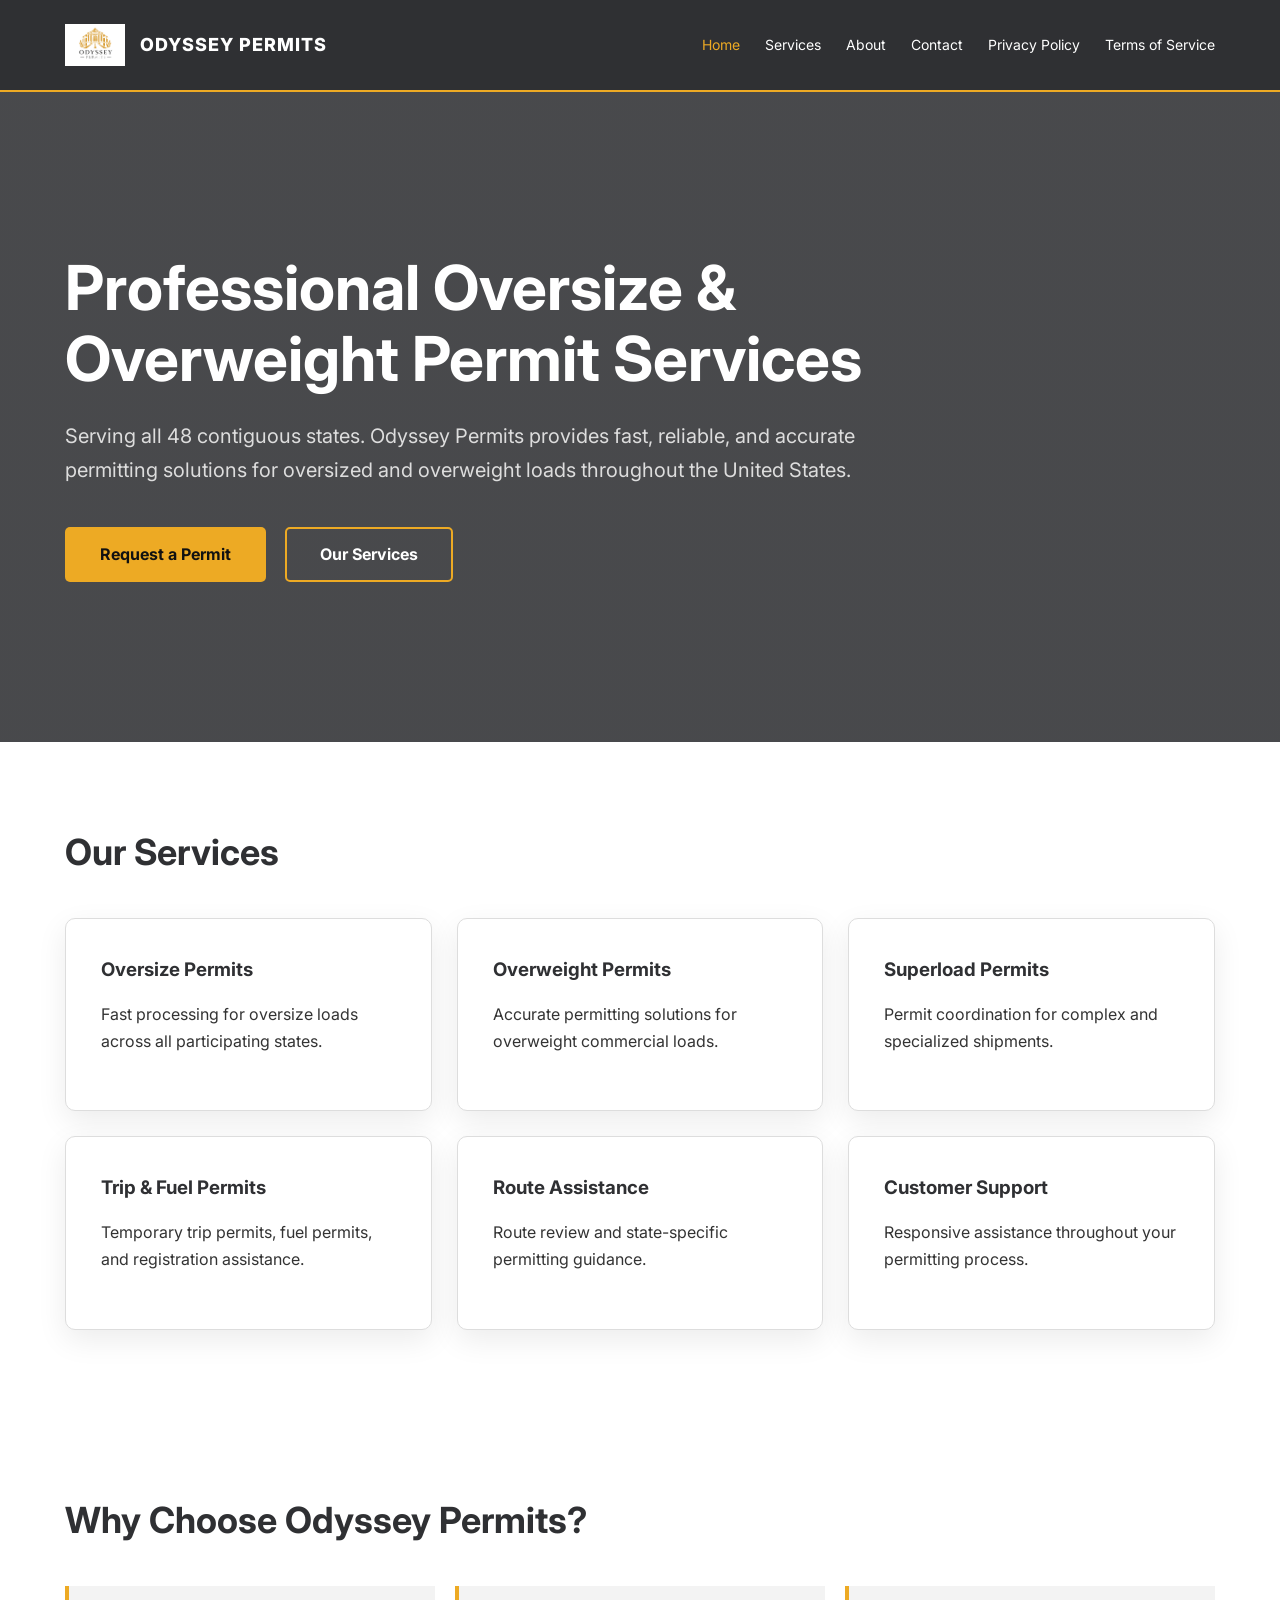
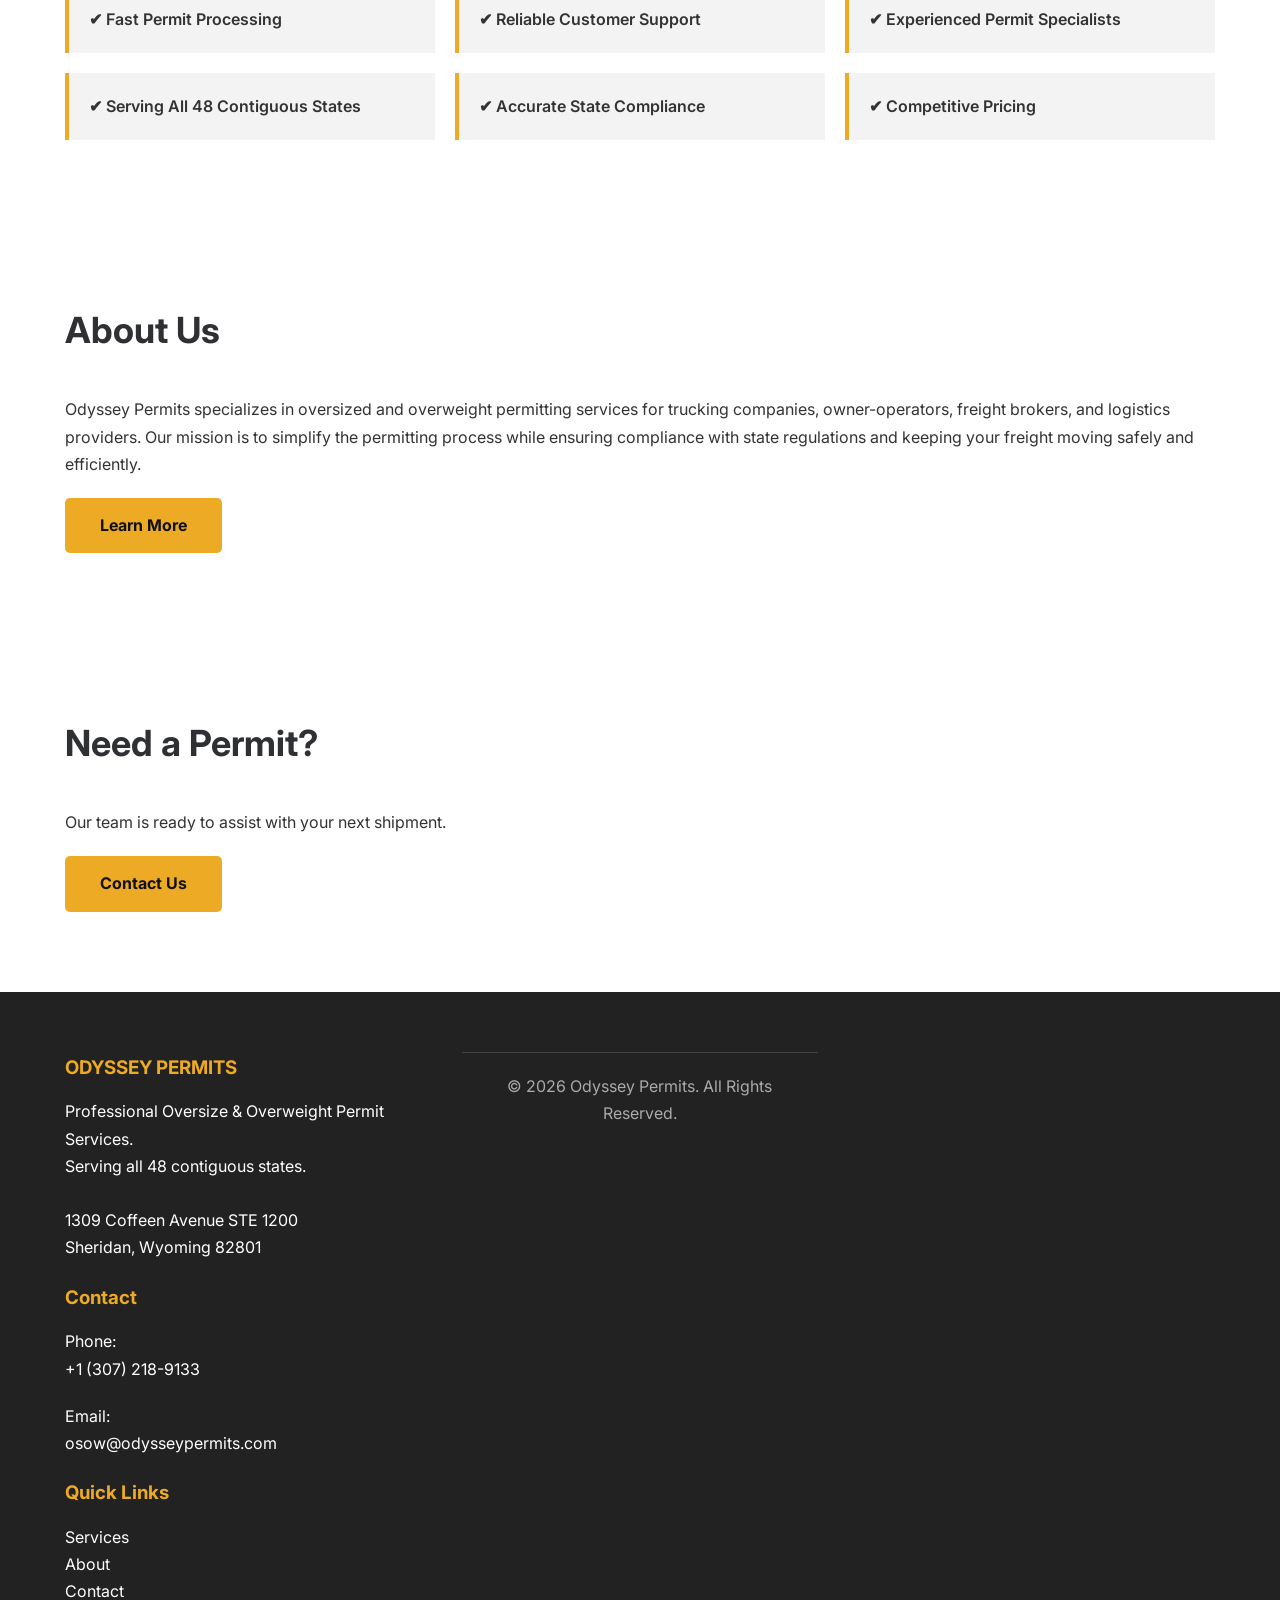
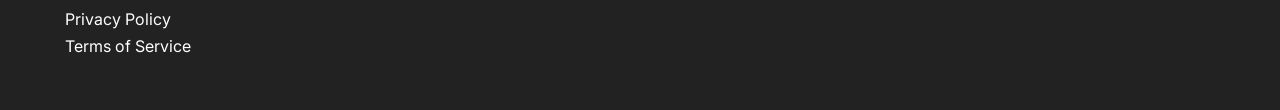
<file: index.html>
<!DOCTYPE html>
<html lang="en">
<head>
<meta charset="UTF-8">
<meta name="viewport" content="width=device-width, initial-scale=1.0">
<title>Odyssey Permits | OS/OW Permitting Services</title>

<meta name="description" content="Professional Oversize & Overweight permitting services across all 48 contiguous states. Fast, reliable and accurate permit processing.">

<link rel="stylesheet" href="css/style.css">

<link rel="preconnect" href="https://fonts.googleapis.com">
<link rel="preconnect" href="https://fonts.gstatic.com" crossorigin>

<link href="https://fonts.googleapis.com/css2?family=Inter:wght@300;400;500;600;700;800&display=swap" rel="stylesheet">
</head>

<body>

<header>

<div class="container nav">

<a href="index.html" class="logo">
<img src="images/logo.png" alt="Odyssey Permits Logo">
<span>ODYSSEY PERMITS</span>
</a>

<nav>

<a href="index.html">Home</a>

<a href="services.html">Services</a>

<a href="about.html">About</a>

<a href="contact.html">Contact</a>

<a href="privacy.html">Privacy Policy</a>

<a href="terms.html">Terms of Service</a>

</nav>

</div>

</header>

<section class="hero">

<div class="container">

<div class="hero-content">

<h1>
Professional Oversize & Overweight Permit Services
</h1>

<p class="subtitle">

Serving all 48 contiguous states.

Odyssey Permits provides fast, reliable, and accurate permitting solutions for oversized and overweight loads throughout the United States.

</p>

<div class="hero-buttons">

<a href="contact.html" class="btn">
Request a Permit
</a>

<a href="services.html" class="btn-outline">
Our Services
</a>

</div>

</div>

</div>

</section>

<section class="services-preview">

<div class="container">

<h2>Our Services</h2>

<div class="cards">

<div class="card">

<h3>Oversize Permits</h3>

<p>

Fast processing for oversize loads across all participating states.

</p>

</div>

<div class="card">

<h3>Overweight Permits</h3>

<p>

Accurate permitting solutions for overweight commercial loads.

</p>

</div>

<div class="card">

<h3>Superload Permits</h3>

<p>

Permit coordination for complex and specialized shipments.

</p>

</div>

<div class="card">

<h3>Trip & Fuel Permits</h3>

<p>

Temporary trip permits, fuel permits, and registration assistance.

</p>

</div>

<div class="card">

<h3>Route Assistance</h3>

<p>

Route review and state-specific permitting guidance.

</p>

</div>

<div class="card">

<h3>Customer Support</h3>

<p>

Responsive assistance throughout your permitting process.

</p>

</div>

</div>

</div>

</section>

<section class="why">

<div class="container">

<h2>Why Choose Odyssey Permits?</h2>

<div class="features">

<div>

✔ Fast Permit Processing

</div>

<div>

✔ Reliable Customer Support

</div>

<div>

✔ Experienced Permit Specialists

</div>

<div>

✔ Serving All 48 Contiguous States

</div>

<div>

✔ Accurate State Compliance

</div>

<div>

✔ Competitive Pricing

</div>

</div>

</div>

</section>

<section class="about-short">

<div class="container">

<h2>About Us</h2>

<p>

Odyssey Permits specializes in oversized and overweight permitting services for trucking companies, owner-operators, freight brokers, and logistics providers.

Our mission is to simplify the permitting process while ensuring compliance with state regulations and keeping your freight moving safely and efficiently.

</p>

<a href="about.html" class="btn">
Learn More
</a>

</div>

</section>

<section class="contact-preview">

<div class="container">

<h2>Need a Permit?</h2>

<p>

Our team is ready to assist with your next shipment.

</p>

<a href="contact.html" class="btn">

Contact Us

</a>

</div>

</section>

<footer>

<div class="container footer">

<div>

<div>

<h3>ODYSSEY PERMITS</h3>

<p>

Professional Oversize & Overweight Permit Services.

<br>

Serving all 48 contiguous states.

<br><br>

1309 Coffeen Avenue STE 1200

<br>

Sheridan, Wyoming 82801

</p>

</div>

<div>

<h3>Contact</h3>

<p>

Phone:<br>

<a href="tel:+13072189133">

+1 (307) 218-9133

</a>

</p>

<p>

Email:<br>

<a href="mailto:osow@odysseypermits.com">

osow@odysseypermits.com

</a>

</p>

</div>

<div>

<h3>Quick Links</h3>

<ul>

<li><a href="services.html">Services</a></li>

<li><a href="about.html">About</a></li>

<li><a href="contact.html">Contact</a></li>

<li><a href="privacy.html">Privacy Policy</a></li>

<li><a href="terms.html">Terms of Service</a></li>

</ul>

</div>

</div>

<div class="copyright">

© 2026 Odyssey Permits. All Rights Reserved.

</div>

</footer>

<script src="js/script.js"></script>

</body>
</html>
</file>
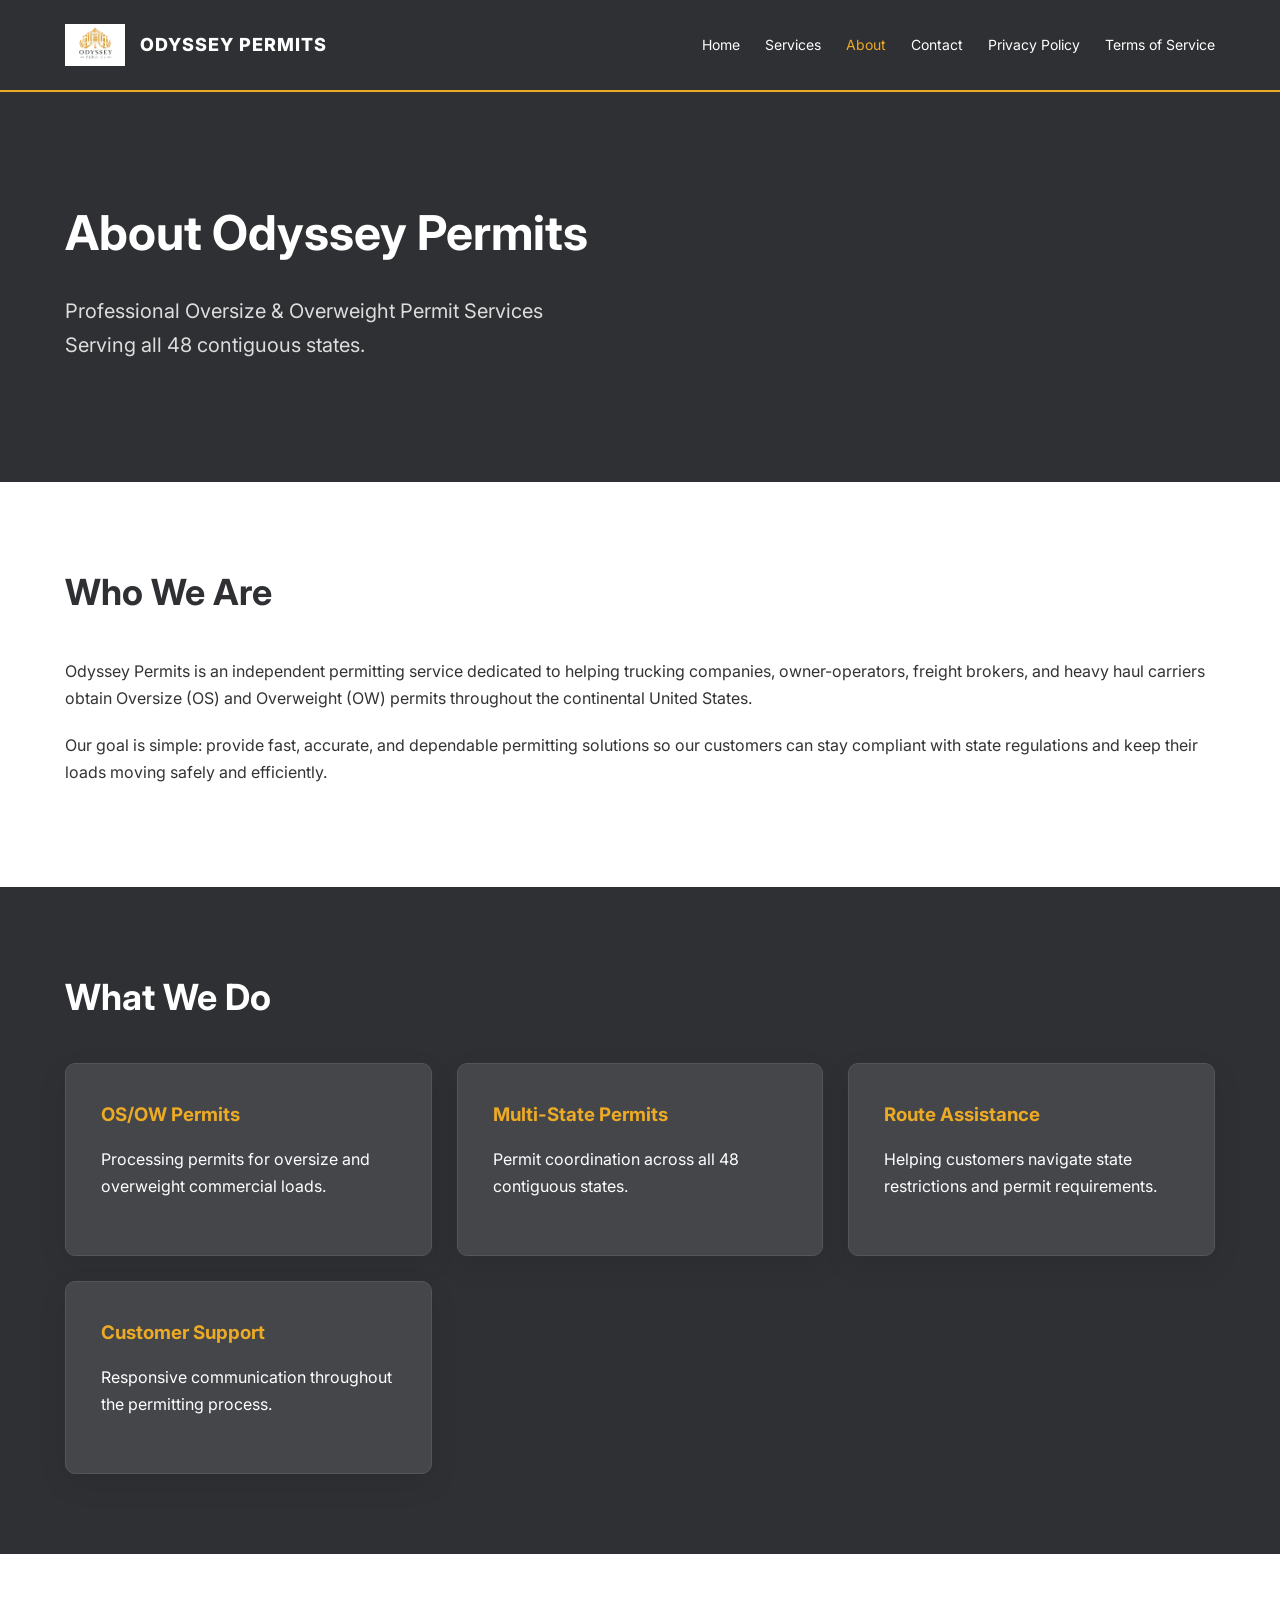
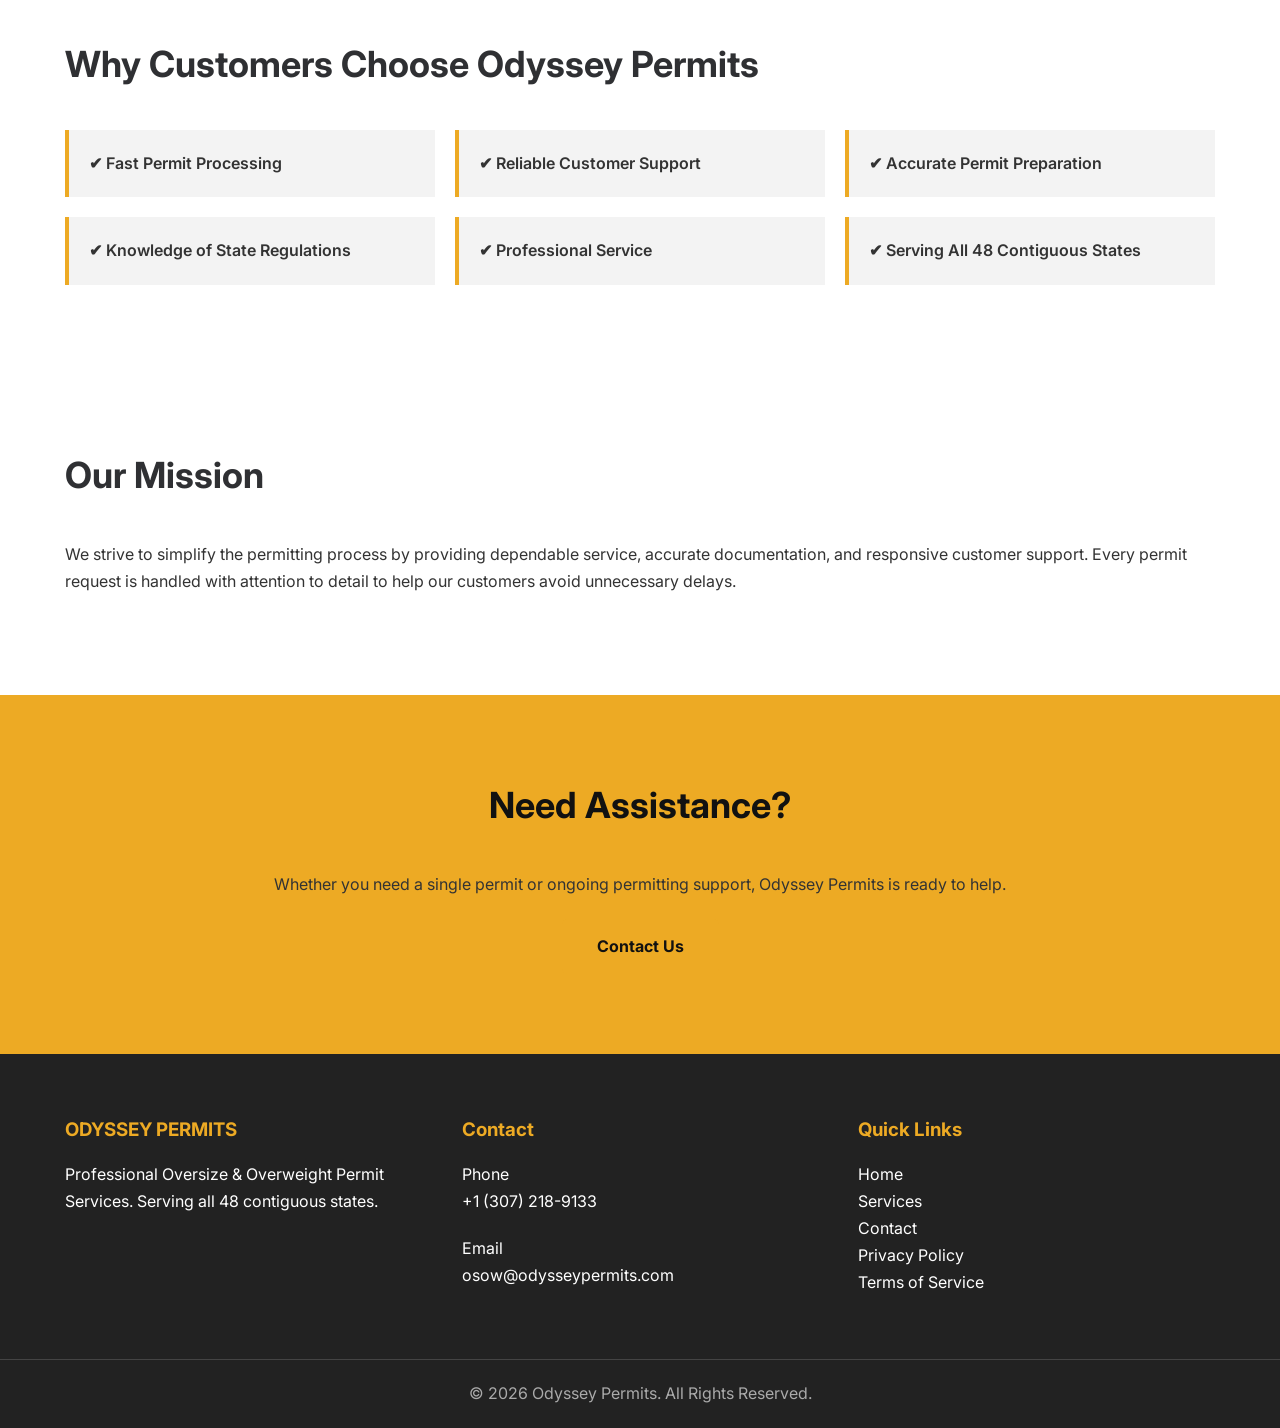
<file: about.html>
<!DOCTYPE html>
<html lang="en">

<head>

<meta charset="UTF-8">
<meta name="viewport" content="width=device-width, initial-scale=1.0">

<title>About Us | Odyssey Permits</title>

<meta name="description" content="Learn more about Odyssey Permits, a trusted provider of Oversize & Overweight permitting services across the continental United States.">

<link rel="stylesheet" href="css/style.css">

<link rel="preconnect" href="https://fonts.googleapis.com">
<link rel="preconnect" href="https://fonts.gstatic.com" crossorigin>

<link href="https://fonts.googleapis.com/css2?family=Inter:wght@300;400;500;600;700;800&display=swap" rel="stylesheet">

</head>

<body>

<header>

<div class="container nav">

<a href="index.html" class="logo">

<img src="images/logo.png" alt="Odyssey Permits Logo">

<span>ODYSSEY PERMITS</span>

</a>

<nav>

<a href="index.html">Home</a>
<a href="services.html">Services</a>
<a href="about.html" class="active">About</a>
<a href="contact.html">Contact</a>
<a href="privacy.html">Privacy Policy</a>
<a href="terms.html">Terms of Service</a>

</nav>

</div>

</header>

<section class="page-hero">

<div class="container">

<h1>About Odyssey Permits</h1>

<p>

Professional Oversize & Overweight Permit Services<br>
Serving all 48 contiguous states.

</p>

</div>

</section>

<section>

<div class="container">

<h2>Who We Are</h2>

<p>

Odyssey Permits is an independent permitting service dedicated to helping trucking companies, owner-operators, freight brokers, and heavy haul carriers obtain Oversize (OS) and Overweight (OW) permits throughout the continental United States.

</p>

<p>

Our goal is simple: provide fast, accurate, and dependable permitting solutions so our customers can stay compliant with state regulations and keep their loads moving safely and efficiently.

</p>

</div>

</section>

<section class="dark-section">

<div class="container">

<h2>What We Do</h2>

<div class="cards">

<div class="card">

<h3>OS/OW Permits</h3>

<p>

Processing permits for oversize and overweight commercial loads.

</p>

</div>

<div class="card">

<h3>Multi-State Permits</h3>

<p>

Permit coordination across all 48 contiguous states.

</p>

</div>

<div class="card">

<h3>Route Assistance</h3>

<p>

Helping customers navigate state restrictions and permit requirements.

</p>

</div>

<div class="card">

<h3>Customer Support</h3>

<p>

Responsive communication throughout the permitting process.

</p>

</div>

</div>

</div>

</section>

<section>

<div class="container">

<h2>Why Customers Choose Odyssey Permits</h2>

<div class="features">

<div>✔ Fast Permit Processing</div>

<div>✔ Reliable Customer Support</div>

<div>✔ Accurate Permit Preparation</div>

<div>✔ Knowledge of State Regulations</div>

<div>✔ Professional Service</div>

<div>✔ Serving All 48 Contiguous States</div>

</div>

</div>

</section>

<section>

<div class="container">

<h2>Our Mission</h2>

<p>

We strive to simplify the permitting process by providing dependable service, accurate documentation, and responsive customer support. Every permit request is handled with attention to detail to help our customers avoid unnecessary delays.

</p>

</div>

</section>

<section class="cta">

<div class="container">

<h2>Need Assistance?</h2>

<p>

Whether you need a single permit or ongoing permitting support, Odyssey Permits is ready to help.

</p>

<a href="contact.html" class="btn">

Contact Us

</a>

</div>

</section>

<footer>

<div class="container footer">

<div>

<h3>ODYSSEY PERMITS</h3>

<p>

Professional Oversize & Overweight Permit Services.

Serving all 48 contiguous states.

</p>

</div>

<div>

<h3>Contact</h3>

<p>

Phone<br>

<a href="tel:+13072189133">

+1 (307) 218-9133

</a>

</p>

<p>

Email<br>

<a href="mailto:osow@odysseypermits.com">

osow@odysseypermits.com

</a>

</p>

</div>

<div>

<h3>Quick Links</h3>

<ul>

<li><a href="index.html">Home</a></li>
<li><a href="services.html">Services</a></li>
<li><a href="contact.html">Contact</a></li>
<li><a href="privacy.html">Privacy Policy</a></li>
<li><a href="terms.html">Terms of Service</a></li>

</ul>

</div>

</div>

<div class="copyright">

© 2026 Odyssey Permits. All Rights Reserved.

</div>

</footer>

<script src="js/script.js"></script>

</body>
</html>
</file>
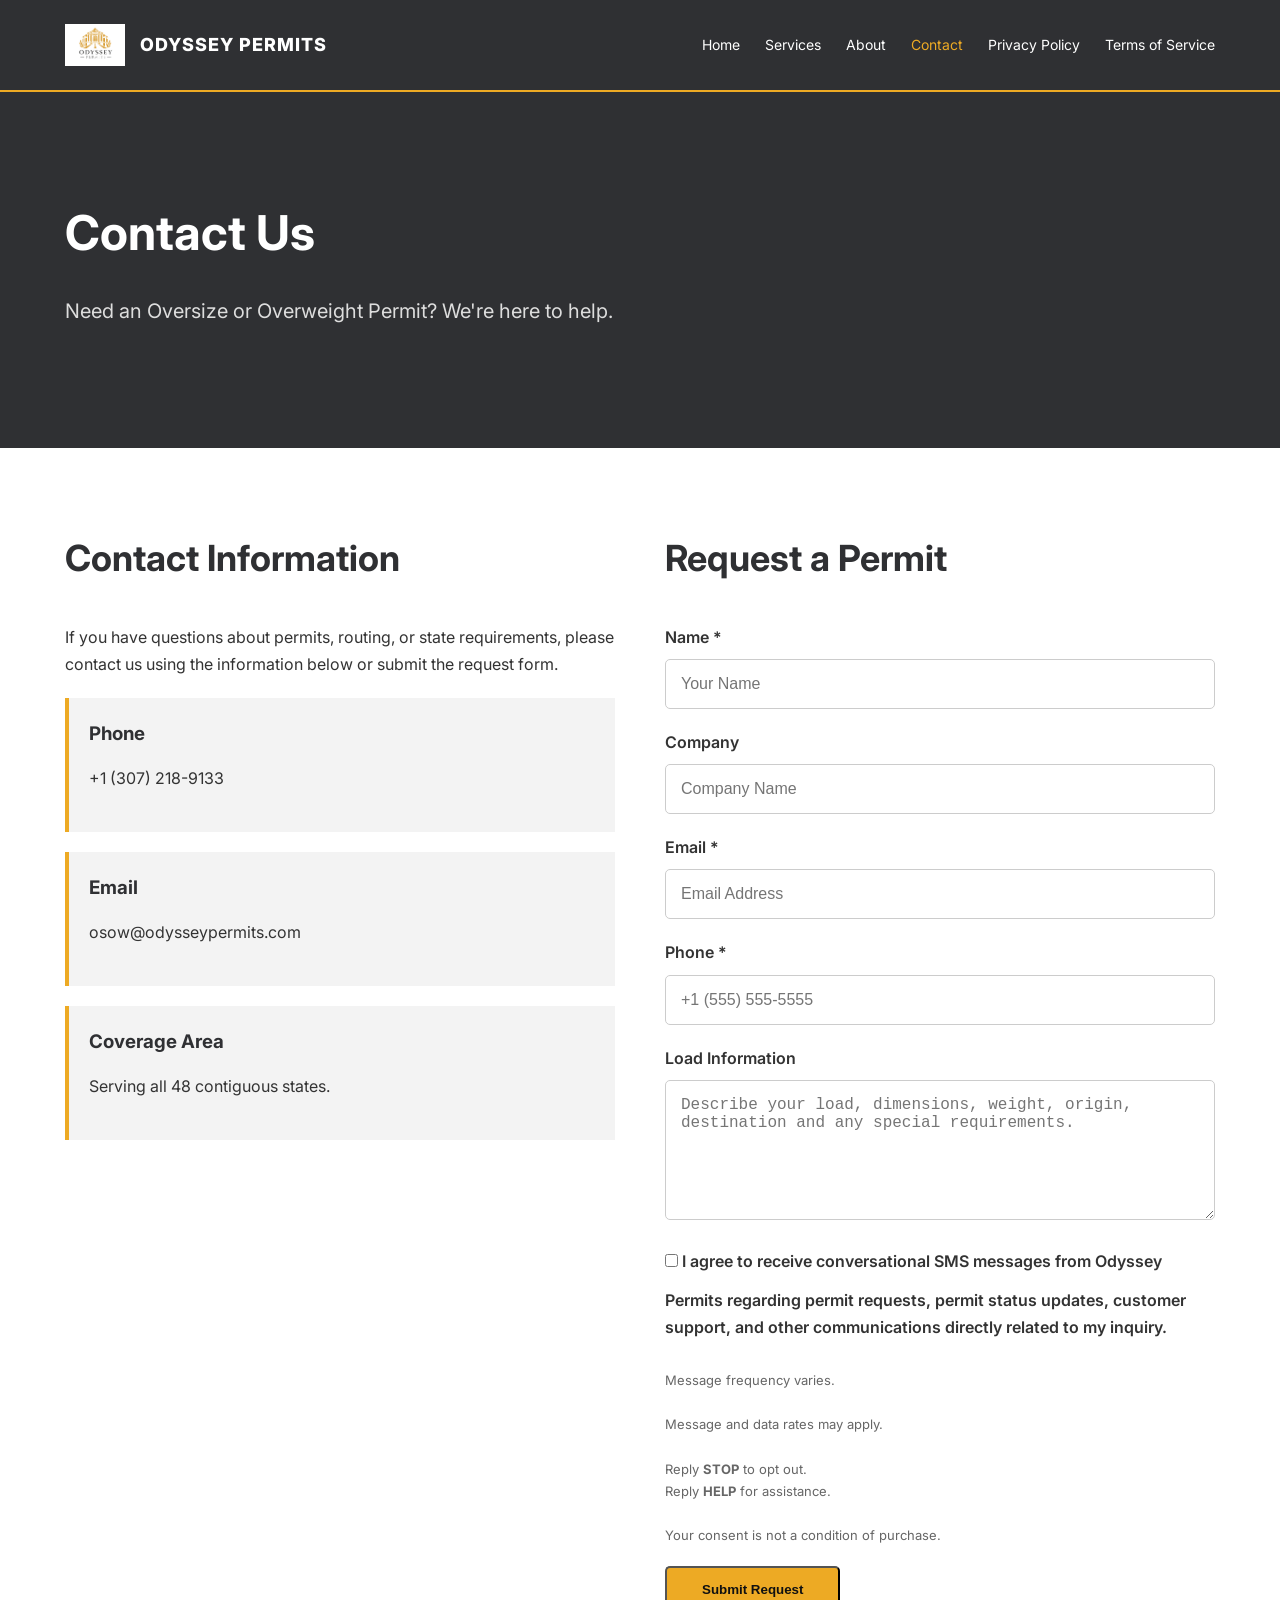
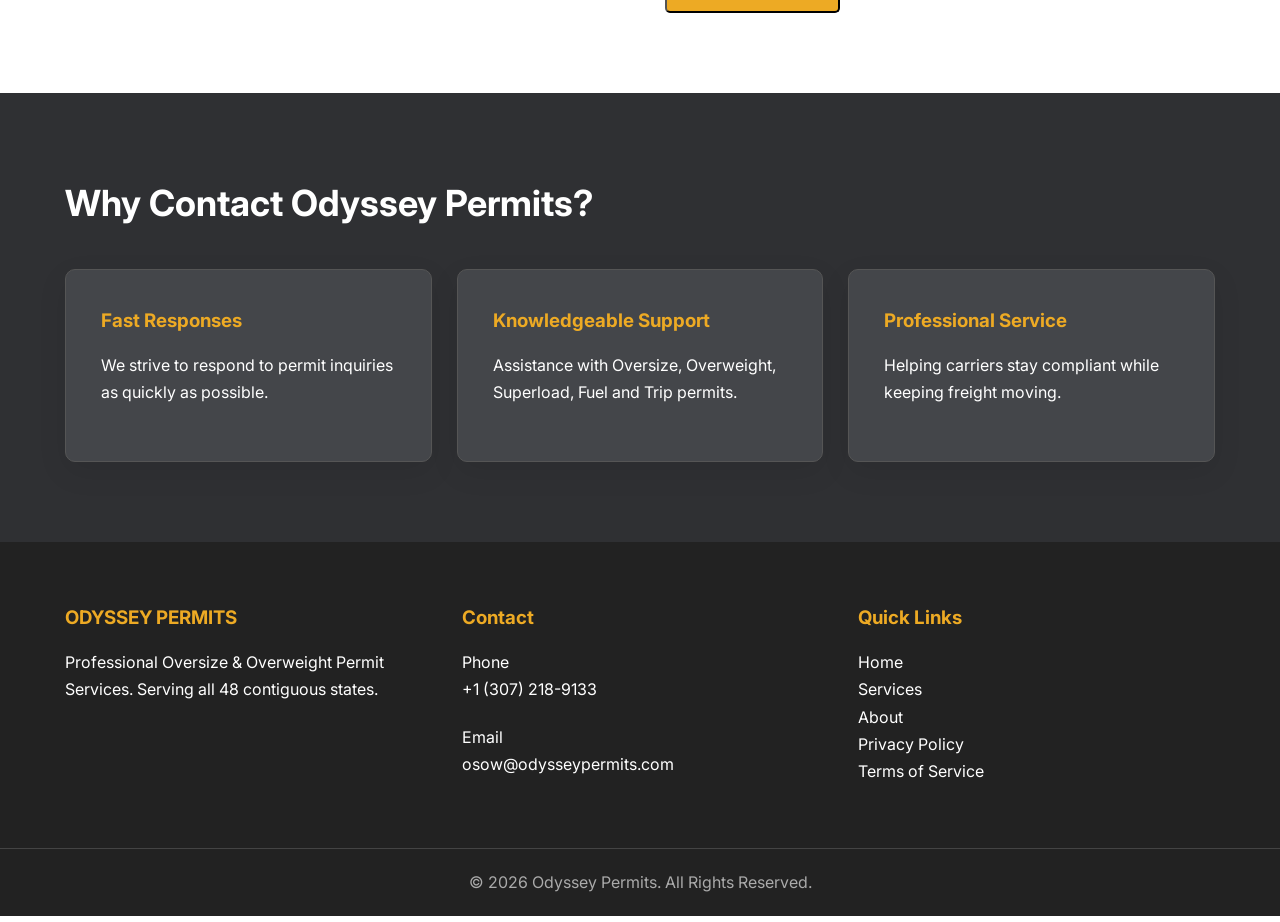
<file: contact.html>
<!DOCTYPE html>
<html lang="en">

<head>

<meta charset="UTF-8">
<meta name="viewport" content="width=device-width, initial-scale=1.0">

<title>Contact | Odyssey Permits</title>

<meta name="description" content="Contact Odyssey Permits for Oversize & Overweight permit assistance.">

<link rel="stylesheet" href="css/style.css">

<link rel="preconnect" href="https://fonts.googleapis.com">
<link rel="preconnect" href="https://fonts.gstatic.com" crossorigin>

<link href="https://fonts.googleapis.com/css2?family=Inter:wght@300;400;500;600;700;800&display=swap" rel="stylesheet">

</head>

<body>

<header>

<div class="container nav">

<a href="index.html" class="logo">

<img src="images/logo.png" alt="Odyssey Permits">

<span>ODYSSEY PERMITS</span>

</a>

<nav>

<a href="index.html">Home</a>
<a href="services.html">Services</a>
<a href="about.html">About</a>
<a href="contact.html" class="active">Contact</a>
<a href="privacy.html">Privacy Policy</a>
<a href="terms.html">Terms of Service</a>

</nav>

</div>

</header>

<section class="page-hero">

<div class="container">

<h1>Contact Us</h1>

<p>

Need an Oversize or Overweight Permit?

We're here to help.

</p>

</div>

</section>

<section>

<div class="container">

<div class="contact-grid">

<div>

<h2>Contact Information</h2>

<p>

If you have questions about permits, routing, or state requirements, please contact us using the information below or submit the request form.

</p>

<div class="contact-card">

<h3>Phone</h3>

<p>

<a href="tel:+13072189133">

+1 (307) 218-9133

</a>

</p>

</div>

<div class="contact-card">

<h3>Email</h3>

<p>

<a href="mailto:osow@odysseypermits.com">

osow@odysseypermits.com

</a>

</p>

</div>

<div class="contact-card">

<h3>Coverage Area</h3>

<p>

Serving all 48 contiguous states.

</p>

</div>

</div>

<div>

<h2>Request a Permit</h2>

<form action="#" method="post">

<label>Name *</label>

<input
type="text"
name="name"
required
placeholder="Your Name">

<label>Company</label>

<input
type="text"
name="company"
placeholder="Company Name">

<label>Email *</label>

<input
type="email"
name="email"
required
placeholder="Email Address">

<label>Phone *</label>

<input
type="tel"
name="phone"
required
placeholder="+1 (555) 555-5555">

<label>Load Information</label>

<textarea
name="message"
rows="6"
placeholder="Describe your load, dimensions, weight, origin, destination and any special requirements."></textarea>

<div class="checkbox">

<label>

<input
type="checkbox"
required>

I agree to receive conversational SMS messages from Odyssey Permits regarding permit requests, permit status updates, customer support, and other communications directly related to my inquiry.

</label>

</div>

<p class="sms-disclaimer">

Message frequency varies.

<br><br>

Message and data rates may apply.

<br><br>

Reply <strong>STOP</strong> to opt out.

<br>

Reply <strong>HELP</strong> for assistance.

<br><br>

Your consent is not a condition of purchase.

</p>

<button
type="submit"
class="btn">

Submit Request

</button>

</form>

</div>

</div>

</div>

</section>

<section class="dark-section">

<div class="container">

<h2>Why Contact Odyssey Permits?</h2>

<div class="cards">

<div class="card">

<h3>Fast Responses</h3>

<p>

We strive to respond to permit inquiries as quickly as possible.

</p>

</div>

<div class="card">

<h3>Knowledgeable Support</h3>

<p>

Assistance with Oversize, Overweight, Superload, Fuel and Trip permits.

</p>

</div>

<div class="card">

<h3>Professional Service</h3>

<p>

Helping carriers stay compliant while keeping freight moving.

</p>

</div>

</div>

</div>

</section>

<footer>

<div class="container footer">

<div>

<h3>ODYSSEY PERMITS</h3>

<p>

Professional Oversize & Overweight Permit Services.

Serving all 48 contiguous states.

</p>

</div>

<div>

<h3>Contact</h3>

<p>

Phone

<br>

<a href="tel:+13072189133">

+1 (307) 218-9133

</a>

</p>

<p>

Email

<br>

<a href="mailto:osow@odysseypermits.com">

osow@odysseypermits.com

</a>

</p>

</div>

<div>

<h3>Quick Links</h3>

<ul>

<li><a href="index.html">Home</a></li>

<li><a href="services.html">Services</a></li>

<li><a href="about.html">About</a></li>

<li><a href="privacy.html">Privacy Policy</a></li>

<li><a href="terms.html">Terms of Service</a></li>

</ul>

</div>

</div>

<div class="copyright">

© 2026 Odyssey Permits. All Rights Reserved.

</div>

</footer>

<script src="js/script.js"></script>

</body>

</html>
</file>
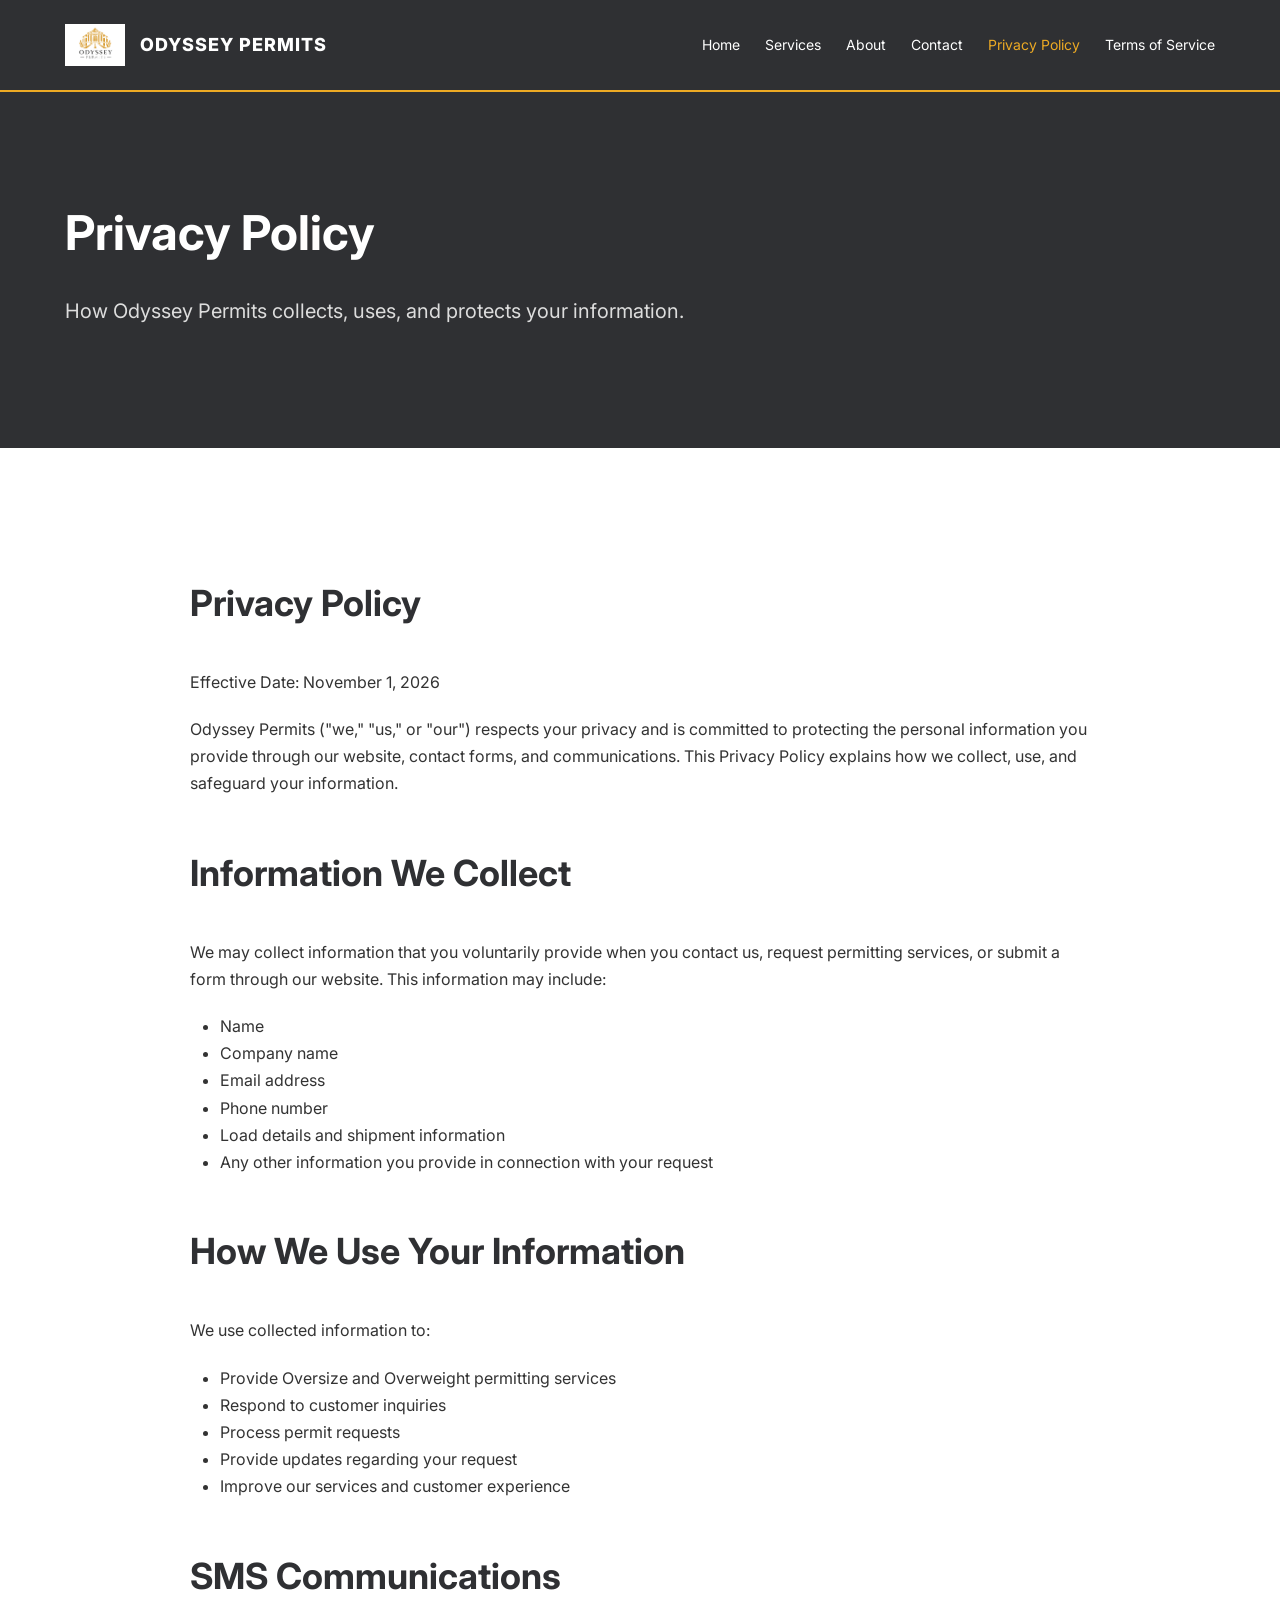
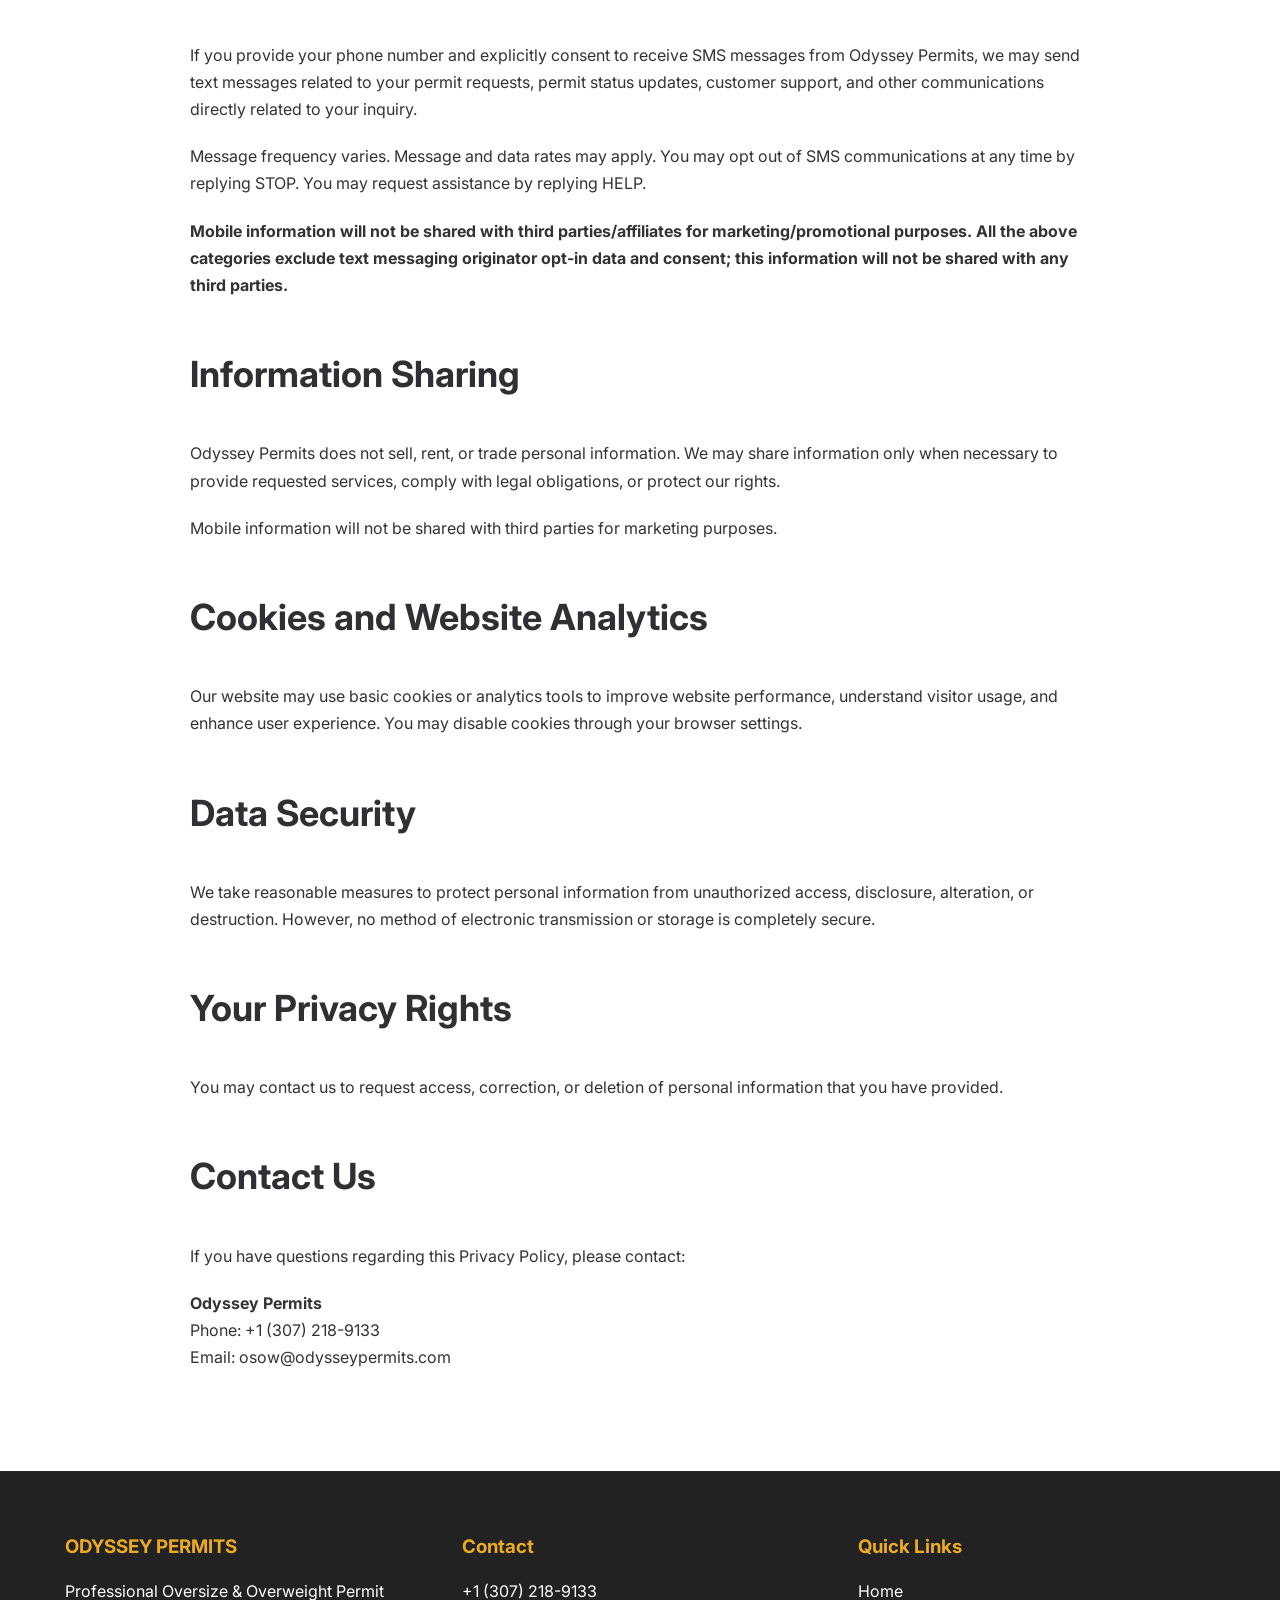
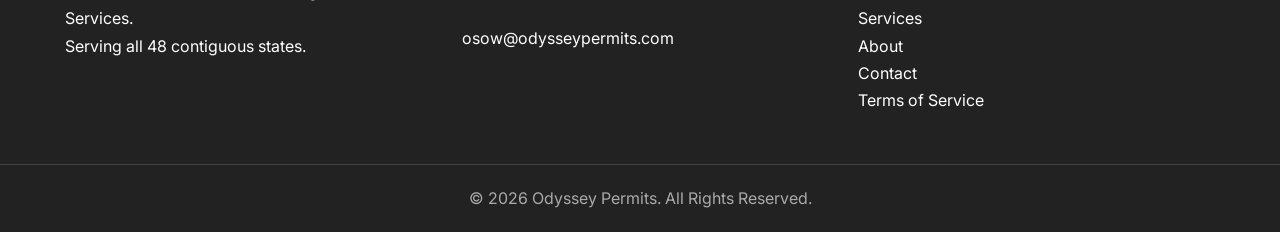
<file: privacy.html>
<!DOCTYPE html>
<html lang="en">

<head>

<meta charset="UTF-8">
<meta name="viewport" content="width=device-width, initial-scale=1.0">

<title>Privacy Policy | Odyssey Permits</title>

<meta name="description" content="Privacy Policy for Odyssey Permits. Learn how we collect, use, and protect your information.">

<link rel="stylesheet" href="css/style.css">

<link rel="preconnect" href="https://fonts.googleapis.com">
<link rel="preconnect" href="https://fonts.gstatic.com" crossorigin>

<link href="https://fonts.googleapis.com/css2?family=Inter:wght@300;400;500;600;700;800&display=swap" rel="stylesheet">

</head>

<body>

<header>

<div class="container nav">

<a href="index.html" class="logo">

<img src="images/logo.png" alt="Odyssey Permits Logo">

<span>ODYSSEY PERMITS</span>

</a>

<nav>

<a href="index.html">Home</a>
<a href="services.html">Services</a>
<a href="about.html">About</a>
<a href="contact.html">Contact</a>
<a href="privacy.html" class="active">Privacy Policy</a>
<a href="terms.html">Terms of Service</a>

</nav>

</div>

</header>


<section class="page-hero">

<div class="container">

<h1>Privacy Policy</h1>

<p>
How Odyssey Permits collects, uses, and protects your information.
</p>

</div>

</section>


<section>

<div class="container legal">


<h2>Privacy Policy</h2>

<p>

Effective Date: November 1, 2026

</p>


<p>

Odyssey Permits ("we," "us," or "our") respects your privacy and is committed to protecting the personal information you provide through our website, contact forms, and communications.

This Privacy Policy explains how we collect, use, and safeguard your information.

</p>



<h2>Information We Collect</h2>

<p>

We may collect information that you voluntarily provide when you contact us, request permitting services, or submit a form through our website.

This information may include:

</p>

<ul>

<li>Name</li>

<li>Company name</li>

<li>Email address</li>

<li>Phone number</li>

<li>Load details and shipment information</li>

<li>Any other information you provide in connection with your request</li>

</ul>



<h2>How We Use Your Information</h2>

<p>

We use collected information to:

</p>

<ul>

<li>Provide Oversize and Overweight permitting services</li>

<li>Respond to customer inquiries</li>

<li>Process permit requests</li>

<li>Provide updates regarding your request</li>

<li>Improve our services and customer experience</li>

</ul>



<h2>SMS Communications</h2>

<p>

If you provide your phone number and explicitly consent to receive SMS messages from Odyssey Permits, we may send text messages related to your permit requests, permit status updates, customer support, and other communications directly related to your inquiry.

</p>


<p>

Message frequency varies. Message and data rates may apply.

You may opt out of SMS communications at any time by replying STOP.

You may request assistance by replying HELP.

</p>


<p>

<strong>
Mobile information will not be shared with third parties/affiliates for marketing/promotional purposes. All the above categories exclude text messaging originator opt-in data and consent; this information will not be shared with any third parties.
</strong>

</p>



<h2>Information Sharing</h2>

<p>

Odyssey Permits does not sell, rent, or trade personal information.

We may share information only when necessary to provide requested services, comply with legal obligations, or protect our rights.

</p>


<p>

Mobile information will not be shared with third parties for marketing purposes.

</p>



<h2>Cookies and Website Analytics</h2>

<p>

Our website may use basic cookies or analytics tools to improve website performance, understand visitor usage, and enhance user experience.

You may disable cookies through your browser settings.

</p>



<h2>Data Security</h2>

<p>

We take reasonable measures to protect personal information from unauthorized access, disclosure, alteration, or destruction.

However, no method of electronic transmission or storage is completely secure.

</p>



<h2>Your Privacy Rights</h2>

<p>

You may contact us to request access, correction, or deletion of personal information that you have provided.

</p>



<h2>Contact Us</h2>

<p>

If you have questions regarding this Privacy Policy, please contact:

</p>

<p>

<strong>Odyssey Permits</strong><br>

Phone:
<a href="tel:+13072189133">
+1 (307) 218-9133
</a>

<br>

Email:
<a href="mailto:osow@odysseypermits.com">
osow@odysseypermits.com
</a>

</p>


</div>

</section>


<footer>

<div class="container footer">

<div>

<h3>ODYSSEY PERMITS</h3>

<p>
Professional Oversize & Overweight Permit Services.
<br>
Serving all 48 contiguous states.
</p>

</div>


<div>

<h3>Contact</h3>

<p>

<a href="tel:+13072189133">
+1 (307) 218-9133
</a>

</p>

<p>

<a href="mailto:osow@odysseypermits.com">
osow@odysseypermits.com
</a>

</p>

</div>


<div>

<h3>Quick Links</h3>

<ul>

<li><a href="index.html">Home</a></li>

<li><a href="services.html">Services</a></li>

<li><a href="about.html">About</a></li>

<li><a href="contact.html">Contact</a></li>

<li><a href="terms.html">Terms of Service</a></li>

</ul>

</div>


</div>


<div class="copyright">

© 2026 Odyssey Permits. All Rights Reserved.

</div>


</footer>


<script src="js/script.js"></script>


</body>

</html>
</file>
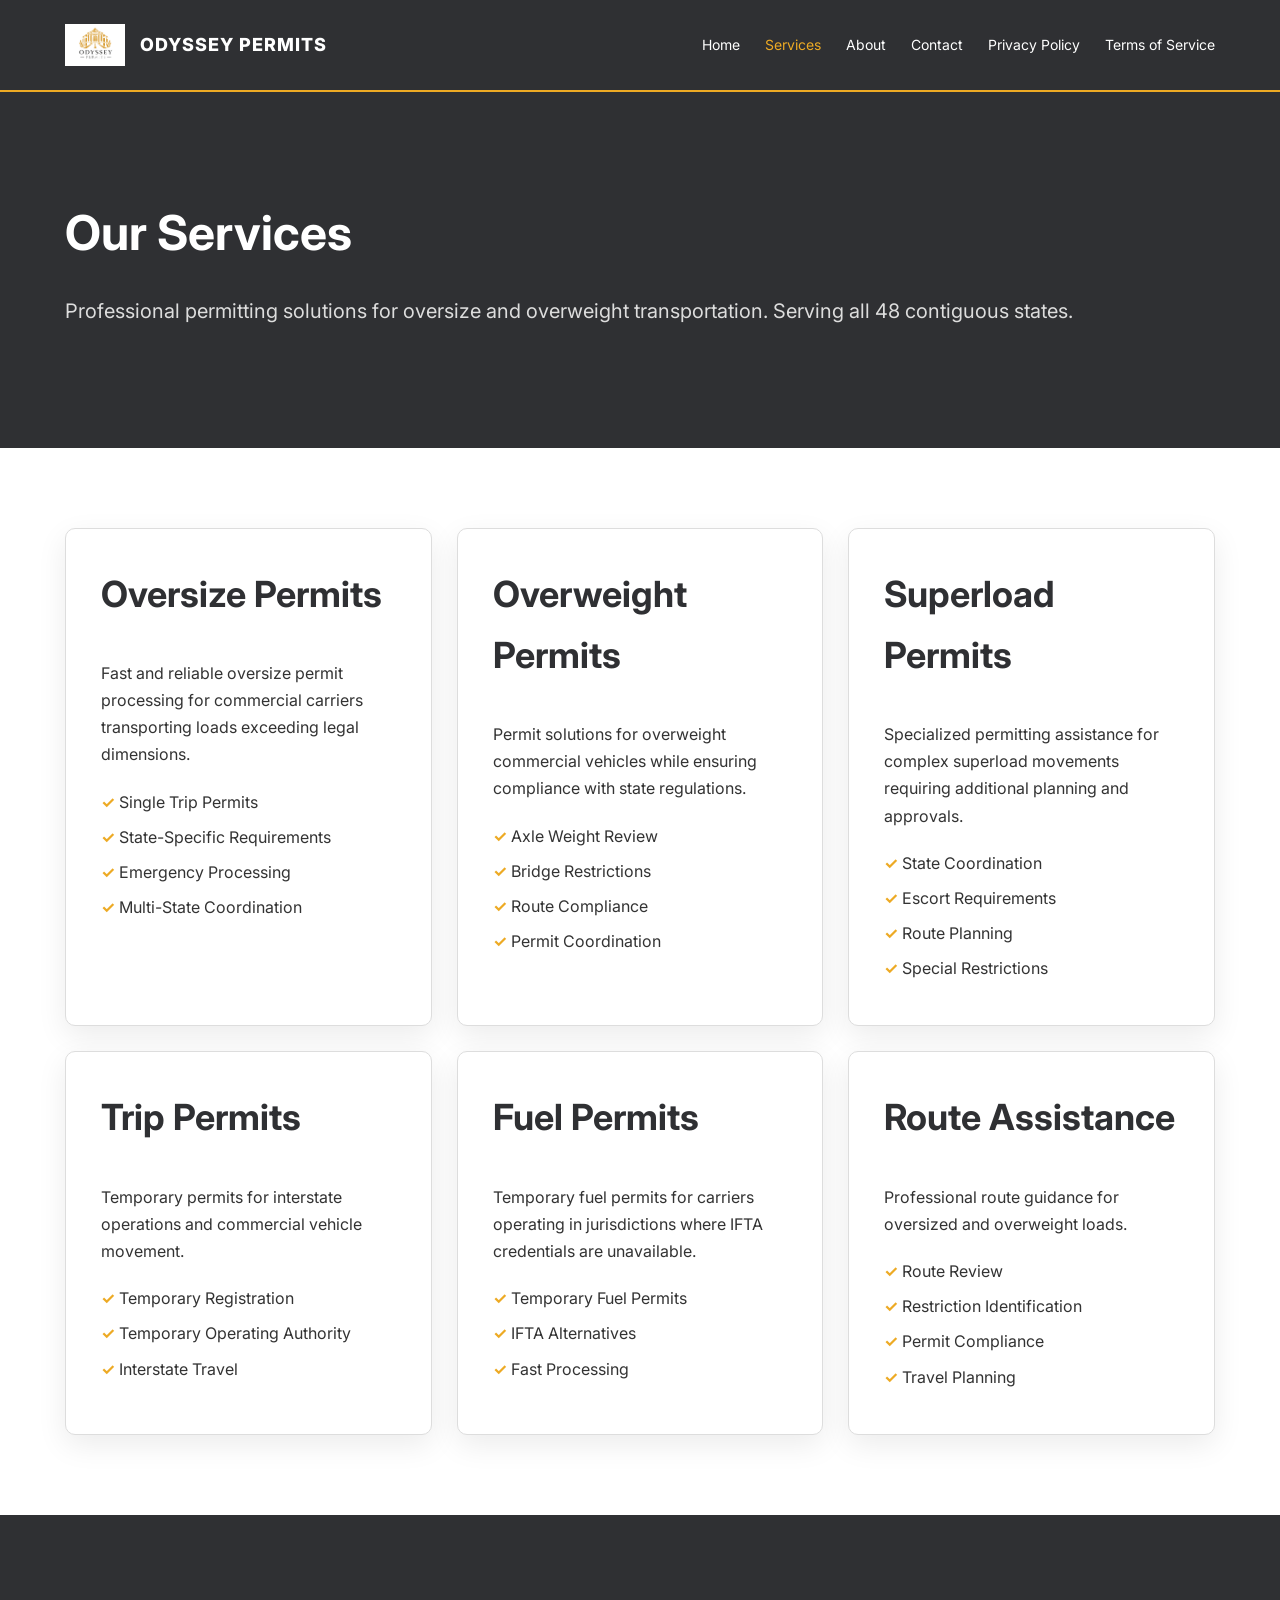
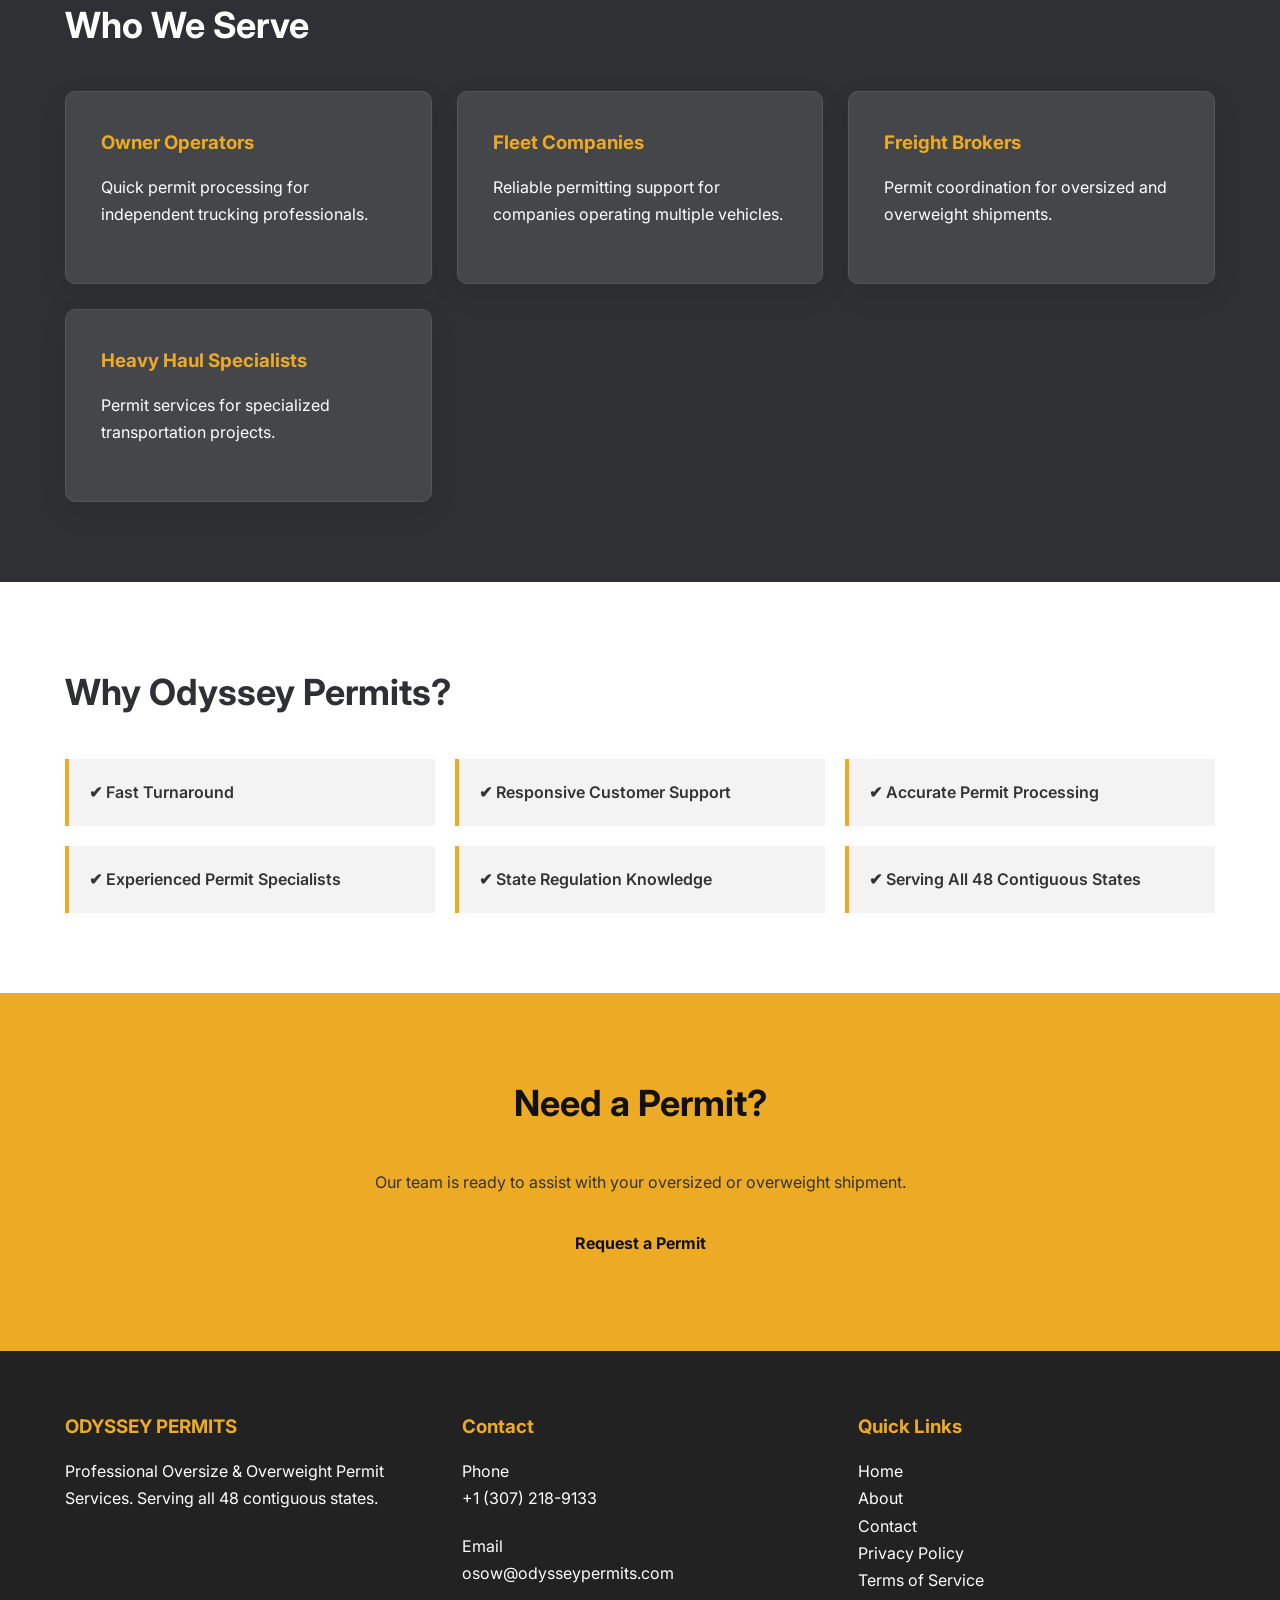
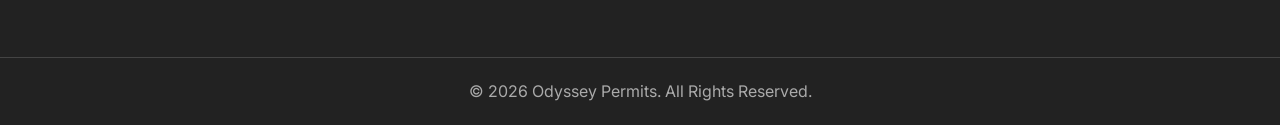
<file: services.html>
<!DOCTYPE html>
<html lang="en">
<head>

<meta charset="UTF-8">
<meta name="viewport" content="width=device-width, initial-scale=1.0">

<title>Services | Odyssey Permits</title>

<meta name="description" content="Oversize & Overweight permitting services across all 48 contiguous states.">

<link rel="stylesheet" href="css/style.css">

<link rel="preconnect" href="https://fonts.googleapis.com">
<link rel="preconnect" href="https://fonts.gstatic.com" crossorigin>

<link href="https://fonts.googleapis.com/css2?family=Inter:wght@300;400;500;600;700;800&display=swap" rel="stylesheet">

</head>

<body>

<header>

<div class="container nav">

<a href="index.html" class="logo">

<img src="images/logo.png" alt="Odyssey Permits">

<span>ODYSSEY PERMITS</span>

</a>

<nav>

<a href="index.html">Home</a>

<a href="services.html" class="active">Services</a>

<a href="about.html">About</a>

<a href="contact.html">Contact</a>

<a href="privacy.html">Privacy Policy</a>

<a href="terms.html">Terms of Service</a>

</nav>

</div>

</header>

<section class="page-hero">

<div class="container">

<h1>Our Services</h1>

<p>

Professional permitting solutions for oversize and overweight transportation.

Serving all 48 contiguous states.

</p>

</div>

</section>

<section>

<div class="container">

<div class="cards">

<div class="card">

<h2>Oversize Permits</h2>

<p>

Fast and reliable oversize permit processing for commercial carriers transporting loads exceeding legal dimensions.

</p>

<ul>

<li>Single Trip Permits</li>

<li>State-Specific Requirements</li>

<li>Emergency Processing</li>

<li>Multi-State Coordination</li>

</ul>

</div>

<div class="card">

<h2>Overweight Permits</h2>

<p>

Permit solutions for overweight commercial vehicles while ensuring compliance with state regulations.

</p>

<ul>

<li>Axle Weight Review</li>

<li>Bridge Restrictions</li>

<li>Route Compliance</li>

<li>Permit Coordination</li>

</ul>

</div>

<div class="card">

<h2>Superload Permits</h2>

<p>

Specialized permitting assistance for complex superload movements requiring additional planning and approvals.

</p>

<ul>

<li>State Coordination</li>

<li>Escort Requirements</li>

<li>Route Planning</li>

<li>Special Restrictions</li>

</ul>

</div>

<div class="card">

<h2>Trip Permits</h2>

<p>

Temporary permits for interstate operations and commercial vehicle movement.

</p>

<ul>

<li>Temporary Registration</li>

<li>Temporary Operating Authority</li>

<li>Interstate Travel</li>

</ul>

</div>

<div class="card">

<h2>Fuel Permits</h2>

<p>

Temporary fuel permits for carriers operating in jurisdictions where IFTA credentials are unavailable.

</p>

<ul>

<li>Temporary Fuel Permits</li>

<li>IFTA Alternatives</li>

<li>Fast Processing</li>

</ul>

</div>

<div class="card">

<h2>Route Assistance</h2>

<p>

Professional route guidance for oversized and overweight loads.

</p>

<ul>

<li>Route Review</li>

<li>Restriction Identification</li>

<li>Permit Compliance</li>

<li>Travel Planning</li>

</ul>

</div>

</div>

</div>

</section>

<section class="dark-section">

<div class="container">

<h2>Who We Serve</h2>

<div class="cards">

<div class="card">

<h3>Owner Operators</h3>

<p>

Quick permit processing for independent trucking professionals.

</p>

</div>

<div class="card">

<h3>Fleet Companies</h3>

<p>

Reliable permitting support for companies operating multiple vehicles.

</p>

</div>

<div class="card">

<h3>Freight Brokers</h3>

<p>

Permit coordination for oversized and overweight shipments.

</p>

</div>

<div class="card">

<h3>Heavy Haul Specialists</h3>

<p>

Permit services for specialized transportation projects.

</p>

</div>

</div>

</div>

</section>

<section>

<div class="container">

<h2>Why Odyssey Permits?</h2>

<div class="features">

<div>✔ Fast Turnaround</div>

<div>✔ Responsive Customer Support</div>

<div>✔ Accurate Permit Processing</div>

<div>✔ Experienced Permit Specialists</div>

<div>✔ State Regulation Knowledge</div>

<div>✔ Serving All 48 Contiguous States</div>

</div>

</div>

</section>

<section class="cta">

<div class="container">

<h2>Need a Permit?</h2>

<p>

Our team is ready to assist with your oversized or overweight shipment.

</p>

<a href="contact.html" class="btn">

Request a Permit

</a>

</div>

</section>

<footer>

<div class="container footer">

<div>

<h3>ODYSSEY PERMITS</h3>

<p>

Professional Oversize & Overweight Permit Services.

Serving all 48 contiguous states.

</p>

</div>

<div>

<h3>Contact</h3>

<p>

Phone<br>

<a href="tel:+13072189133">

+1 (307) 218-9133

</a>

</p>

<p>

Email<br>

<a href="mailto:osow@odysseypermits.com">

osow@odysseypermits.com

</a>

</p>

</div>

<div>

<h3>Quick Links</h3>

<ul>

<li><a href="index.html">Home</a></li>

<li><a href="about.html">About</a></li>

<li><a href="contact.html">Contact</a></li>

<li><a href="privacy.html">Privacy Policy</a></li>

<li><a href="terms.html">Terms of Service</a></li>

</ul>

</div>

</div>

<div class="copyright">

© 2026 Odyssey Permits. All Rights Reserved.

</div>

</footer>

<script src="js/script.js"></script>

</body>
</html>
</file>
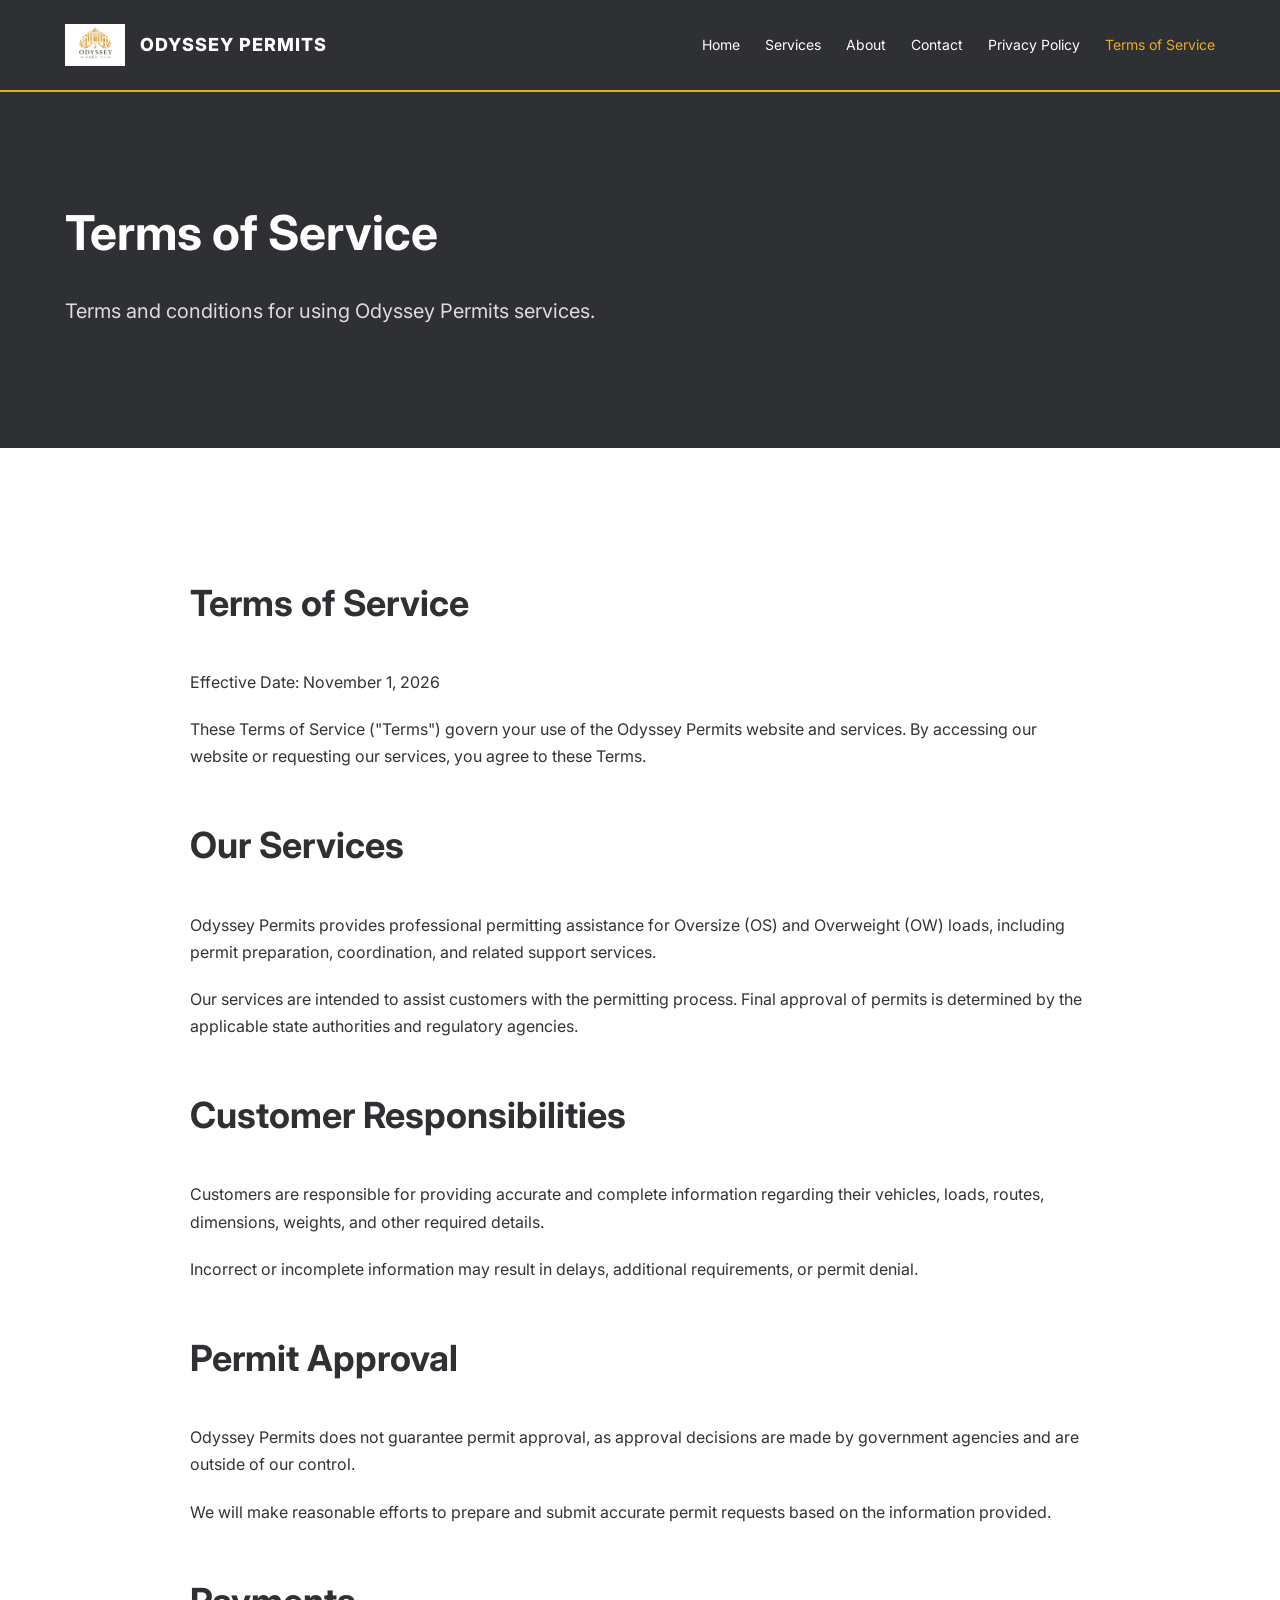
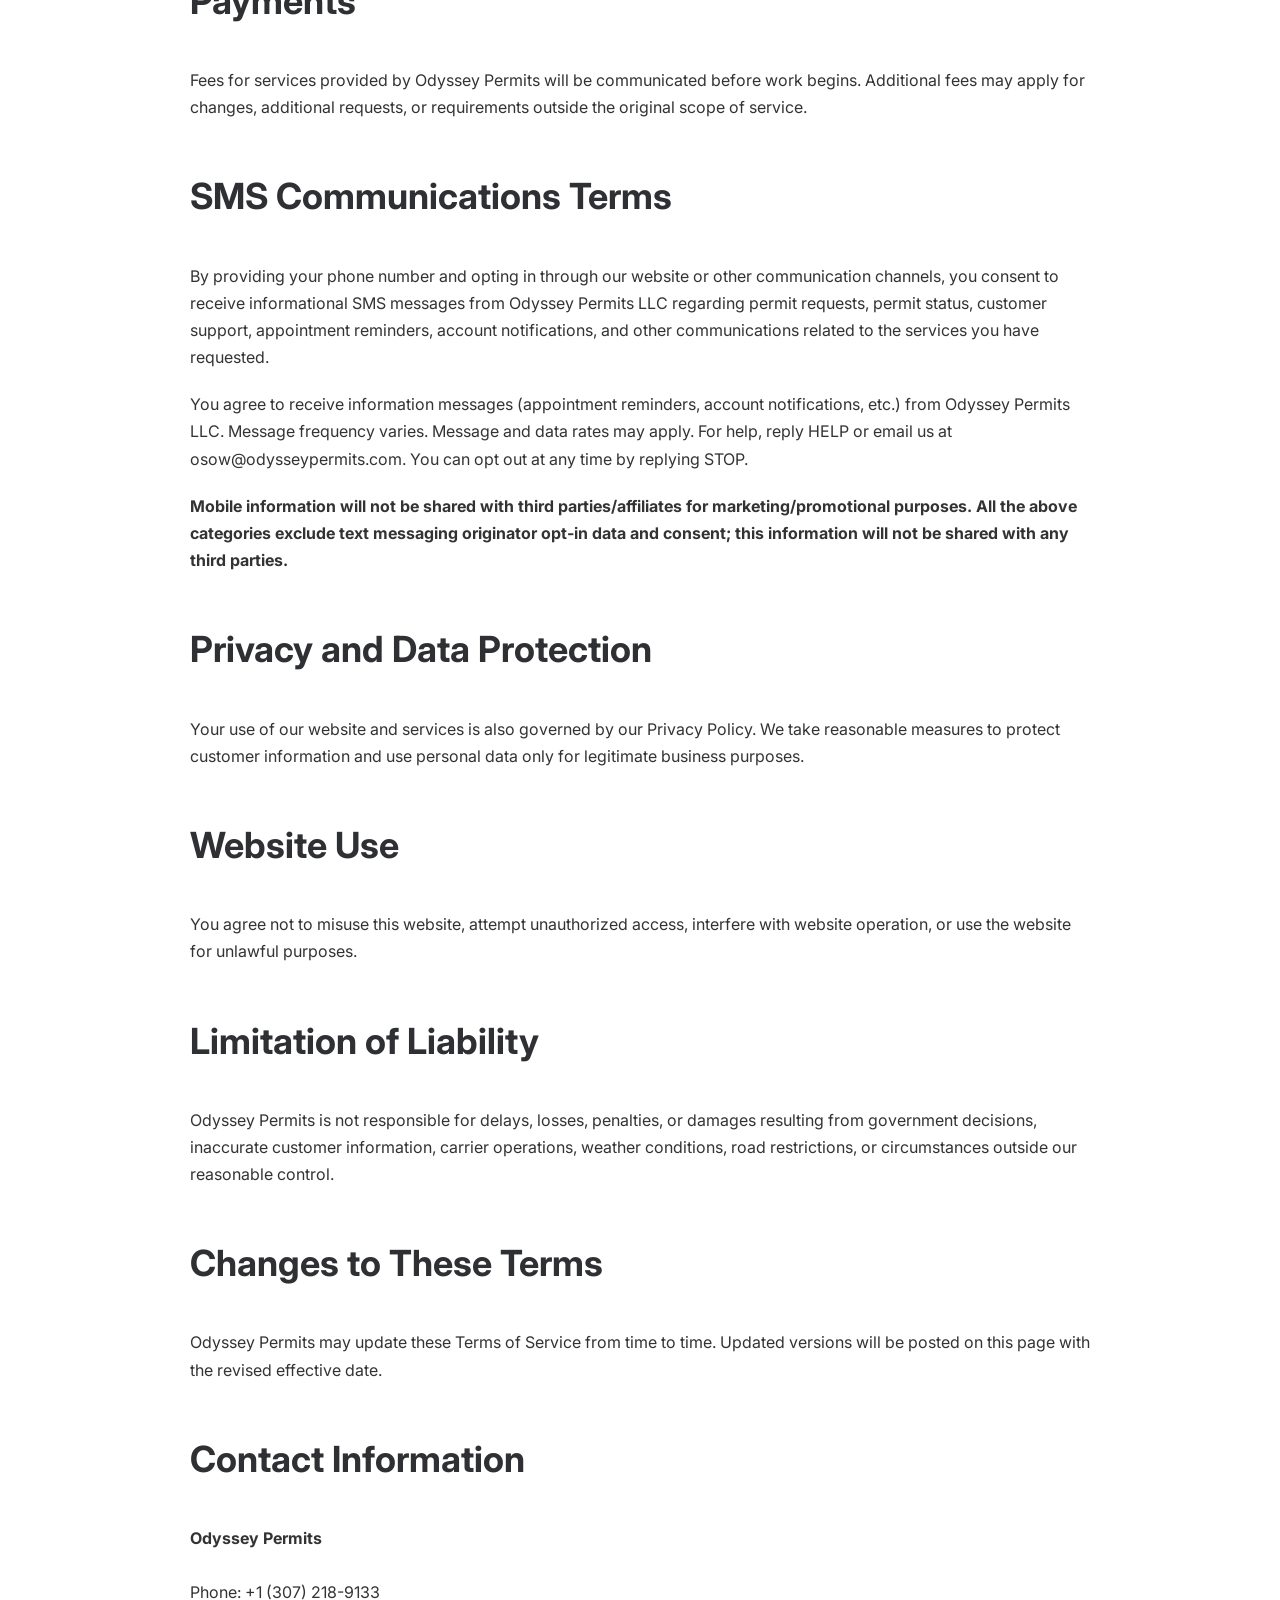
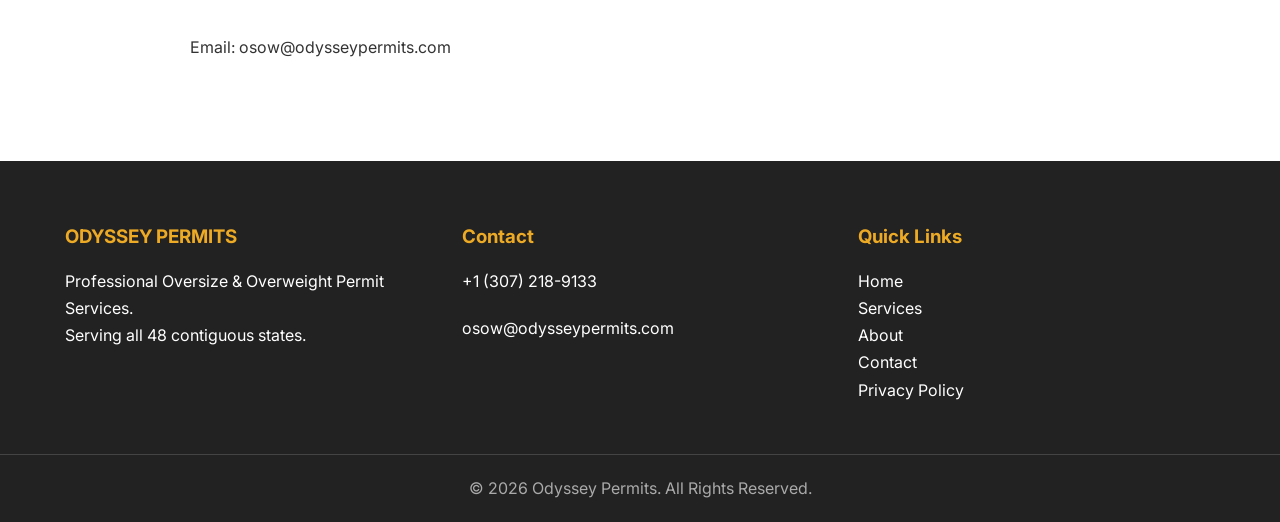
<file: terms.html>
<!DOCTYPE html>
<html lang="en">

<head>

<meta charset="UTF-8">
<meta name="viewport" content="width=device-width, initial-scale=1.0">

<title>Terms of Service | Odyssey Permits</title>

<meta name="description" content="Terms of Service for Odyssey Permits.">

<link rel="stylesheet" href="css/style.css">

<link rel="preconnect" href="https://fonts.googleapis.com">
<link rel="preconnect" href="https://fonts.gstatic.com" crossorigin>

<link href="https://fonts.googleapis.com/css2?family=Inter:wght@300;400;500;600;700;800&display=swap" rel="stylesheet">

</head>


<body>


<header>

<div class="container nav">

<a href="index.html" class="logo">

<img src="images/logo.png" alt="Odyssey Permits Logo">

<span>ODYSSEY PERMITS</span>

</a>


<nav>

<a href="index.html">Home</a>
<a href="services.html">Services</a>
<a href="about.html">About</a>
<a href="contact.html">Contact</a>
<a href="privacy.html">Privacy Policy</a>
<a href="terms.html" class="active">Terms of Service</a>

</nav>


</div>

</header>



<section class="page-hero">

<div class="container">

<h1>Terms of Service</h1>

<p>

Terms and conditions for using Odyssey Permits services.

</p>

</div>

</section>



<section>

<div class="container legal">


<h2>Terms of Service</h2>


<p>

Effective Date: November 1, 2026

</p>



<p>

These Terms of Service ("Terms") govern your use of the Odyssey Permits website and services.

By accessing our website or requesting our services, you agree to these Terms.

</p>




<h2>Our Services</h2>


<p>

Odyssey Permits provides professional permitting assistance for Oversize (OS) and Overweight (OW) loads, including permit preparation, coordination, and related support services.

</p>


<p>

Our services are intended to assist customers with the permitting process. Final approval of permits is determined by the applicable state authorities and regulatory agencies.

</p>




<h2>Customer Responsibilities</h2>


<p>

Customers are responsible for providing accurate and complete information regarding their vehicles, loads, routes, dimensions, weights, and other required details.

</p>


<p>

Incorrect or incomplete information may result in delays, additional requirements, or permit denial.

</p>




<h2>Permit Approval</h2>


<p>

Odyssey Permits does not guarantee permit approval, as approval decisions are made by government agencies and are outside of our control.

</p>


<p>

We will make reasonable efforts to prepare and submit accurate permit requests based on the information provided.

</p>




<h2>Payments</h2>


<p>

Fees for services provided by Odyssey Permits will be communicated before work begins.

Additional fees may apply for changes, additional requests, or requirements outside the original scope of service.

</p>




<h2>SMS Communications Terms</h2>

<p>

By providing your phone number and opting in through our website or other communication channels, you consent to receive informational SMS messages from Odyssey Permits LLC regarding permit requests, permit status, customer support, appointment reminders, account notifications, and other communications related to the services you have requested.

</p>

<p>

You agree to receive information messages (appointment reminders, account notifications, etc.) from Odyssey Permits LLC. Message frequency varies. Message and data rates may apply. For help, reply HELP or email us at <a href="mailto:osow@odysseypermits.com">osow@odysseypermits.com</a>. You can opt out at any time by replying STOP.

</p>

<p>

<strong>
Mobile information will not be shared with third parties/affiliates for marketing/promotional purposes. All the above categories exclude text messaging originator opt-in data and consent; this information will not be shared with any third parties.
</strong>

</p>



<h2>Privacy and Data Protection</h2>


<p>

Your use of our website and services is also governed by our Privacy Policy.

We take reasonable measures to protect customer information and use personal data only for legitimate business purposes.

</p>




<h2>Website Use</h2>


<p>

You agree not to misuse this website, attempt unauthorized access, interfere with website operation, or use the website for unlawful purposes.

</p>




<h2>Limitation of Liability</h2>


<p>

Odyssey Permits is not responsible for delays, losses, penalties, or damages resulting from government decisions, inaccurate customer information, carrier operations, weather conditions, road restrictions, or circumstances outside our reasonable control.

</p>




<h2>Changes to These Terms</h2>


<p>

Odyssey Permits may update these Terms of Service from time to time.

Updated versions will be posted on this page with the revised effective date.

</p>




<h2>Contact Information</h2>


<p>

<strong>Odyssey Permits</strong>

<br><br>

Phone:

<a href="tel:+13072189133">

+1 (307) 218-9133

</a>

<br><br>

Email:

<a href="mailto:osow@odysseypermits.com">

osow@odysseypermits.com

</a>

</p>



</div>

</section>




<footer>


<div class="container footer">


<div>

<h3>ODYSSEY PERMITS</h3>

<p>

Professional Oversize & Overweight Permit Services.

<br>

Serving all 48 contiguous states.

</p>

</div>



<div>

<h3>Contact</h3>

<p>

<a href="tel:+13072189133">

+1 (307) 218-9133

</a>

</p>


<p>

<a href="mailto:osow@odysseypermits.com">

osow@odysseypermits.com

</a>

</p>


</div>



<div>

<h3>Quick Links</h3>


<ul>

<li><a href="index.html">Home</a></li>

<li><a href="services.html">Services</a></li>

<li><a href="about.html">About</a></li>

<li><a href="contact.html">Contact</a></li>

<li><a href="privacy.html">Privacy Policy</a></li>

</ul>


</div>


</div>



<div class="copyright">

© 2026 Odyssey Permits. All Rights Reserved.

</div>


</footer>



<script src="js/script.js"></script>


</body>

</html>
</file>
<file: css/style.css>
/* ==========================================
   ODYSSEY PERMITS
   Main Stylesheet
========================================== */


:root {

    --gold: #EDAA24;
    --gold-dark: #B87C12;
    --dark: #2F3033;
    --dark-light: #44464A;
    --gray: #F3F3F3;
    --white: #FFFFFF;
    --text: #333333;

}


/* ==========================
   RESET
========================== */

* {

    margin: 0;
    padding: 0;
    box-sizing: border-box;

}


html {

    scroll-behavior: smooth;

}


body {

    font-family: 'Inter', Arial, sans-serif;
    color: var(--text);
    line-height: 1.7;
    background: var(--white);

}


img {

    max-width: 100%;
    display: block;

}


a {

    color: inherit;
    text-decoration: none;

}


ul {

    list-style: none;

}


/* ==========================
   CONTAINER
========================== */


.container {

    width: min(1150px, 92%);
    margin: auto;

}



/* ==========================
   HEADER
========================== */


header {

    background: var(--dark);
    border-bottom: 2px solid var(--gold);

}


.nav {

    min-height: 90px;
    display: flex;
    align-items: center;
    justify-content: space-between;
    gap: 30px;

}



.logo {

    display: flex;
    align-items: center;
    gap: 15px;
    color: white;
    font-weight: 800;
    letter-spacing: 1px;
    font-size: 18px;

}


.logo img {

    width: 60px;
    height: 60px;
    object-fit: contain;

}



nav {

    display: flex;
    gap: 25px;
    flex-wrap: wrap;

}


nav a {

    color: white;
    font-size: 14px;
    transition: .3s;

}


nav a:hover,
nav .active {

    color: var(--gold);

}



/* ==========================
   HERO
========================== */


.hero {

    min-height: 650px;
    display: flex;
    align-items: center;
    background:

    linear-gradient(
    rgba(47,48,51,.88),
    rgba(47,48,51,.88)
    );

    color: white;

}


.hero-content {

    max-width: 800px;

}



.hero h1 {

    font-size: clamp(38px,5vw,62px);
    line-height: 1.15;
    margin-bottom: 25px;

}



.subtitle {

    font-size: 20px;
    color: #ddd;
    margin-bottom: 40px;

}



.btn {

    display: inline-block;
    background: var(--gold);
    color: #111;
    padding: 14px 35px;
    border-radius: 5px;
    font-weight: 700;
    transition: .3s;

}


.btn:hover {

    background: white;
    transform: translateY(-3px);

}



.btn-outline {

    display: inline-block;
    border: 2px solid var(--gold);
    color: white;
    padding: 12px 33px;
    margin-left: 15px;
    border-radius: 5px;
    font-weight: 700;

}


.btn-outline:hover {

    background: var(--gold);
    color: #111;

}



/* ==========================
   SECTIONS
========================== */


section {

    padding: 80px 0;

}


h2 {

    font-size: 36px;
    margin-bottom: 35px;
    color: var(--dark);

}


h3 {

    color: var(--dark);
    margin-bottom: 15px;

}


p {

    margin-bottom: 20px;

}



/* ==========================
   CARDS
========================== */


.cards {

    display: grid;
    grid-template-columns: repeat(3,1fr);
    gap: 25px;

}



.card {

    background: white;
    padding: 35px;
    border-radius: 10px;
    border: 1px solid #ddd;
    box-shadow: 0 10px 30px rgba(0,0,0,.08);
    transition: .3s;

}



.card:hover {

    transform: translateY(-7px);
    border-color: var(--gold);

}



.card li {

    margin-bottom: 8px;

}



.card li::before {

    content:"✓ ";
    color: var(--gold);
    font-weight:bold;

}



/* ==========================
   DARK SECTION
========================== */


.dark-section {

    background: var(--dark);
    color:white;

}



.dark-section h2,
.dark-section h3 {

    color:white;

}


.dark-section .card {

    background: var(--dark-light);
    border-color: #555;
    color:white;

}



.dark-section .card h3 {

    color:var(--gold);

}



/* ==========================
   FEATURES
========================== */


.features {

    display:grid;
    grid-template-columns:repeat(3,1fr);
    gap:20px;

}



.features div {

    background:var(--gray);
    padding:20px;
    border-left:4px solid var(--gold);
    font-weight:600;

}



/* ==========================
   PAGE HERO
========================== */


.page-hero {

    background:var(--dark);
    color:white;
    padding:100px 0;

}


.page-hero h1 {

    font-size:48px;
    margin-bottom:20px;

}


.page-hero p {

    color:#ddd;
    font-size:20px;

}



/* ==========================
   CONTACT
========================== */


.contact-grid {

    display:grid;
    grid-template-columns:1fr 1fr;
    gap:50px;

}



.contact-card {

    background:var(--gray);
    padding:20px;
    margin-bottom:20px;
    border-left:4px solid var(--gold);

}



form input,
form textarea {

    width:100%;
    padding:15px;
    margin-bottom:20px;
    border:1px solid #ccc;
    border-radius:5px;
    font-size:16px;

}


form label {

    display:block;
    margin-bottom:8px;
    font-weight:600;

}



.checkbox {

    display:flex;
    gap:10px;
    margin-bottom:20px;

}


.checkbox input {

    width:auto;

}



.sms-disclaimer {

    font-size:13px;
    color:#666;

}



/* ==========================
   LEGAL PAGES
========================== */


.legal {

    max-width:900px;

}



.legal h2 {

    margin-top:45px;

}



.legal ul {

    list-style:disc;
    margin-left:30px;
    margin-bottom:20px;

}



/* ==========================
   CTA
========================== */


.cta {

    background:var(--gold);
    text-align:center;

}


.cta h2 {

    color:#111;

}



/* ==========================
   FOOTER
========================== */


footer {

    background:#222;
    color:white;
    padding-top:60px;

}


.footer {

    display:grid;
    grid-template-columns:repeat(3,1fr);
    gap:40px;
    padding-bottom:50px;

}



.footer h3 {

    color:var(--gold);

}


.footer a:hover {

    color:var(--gold);

}



.copyright {

    text-align:center;
    border-top:1px solid #444;
    padding:20px;
    color:#aaa;

}



/* ==========================
   MOBILE
========================== */


@media(max-width:900px){


.nav {

    flex-direction:column;
    padding:25px 0;

}


nav {

    justify-content:center;

}



.cards,
.features,
.footer,
.contact-grid {

    grid-template-columns:1fr;

}



.hero {

    min-height:550px;

}



.hero h1 {

    font-size:40px;

}


.btn-outline {

    margin-left:0;
    margin-top:15px;

}



.page-hero h1 {

    font-size:38px;

}


}
</file>
